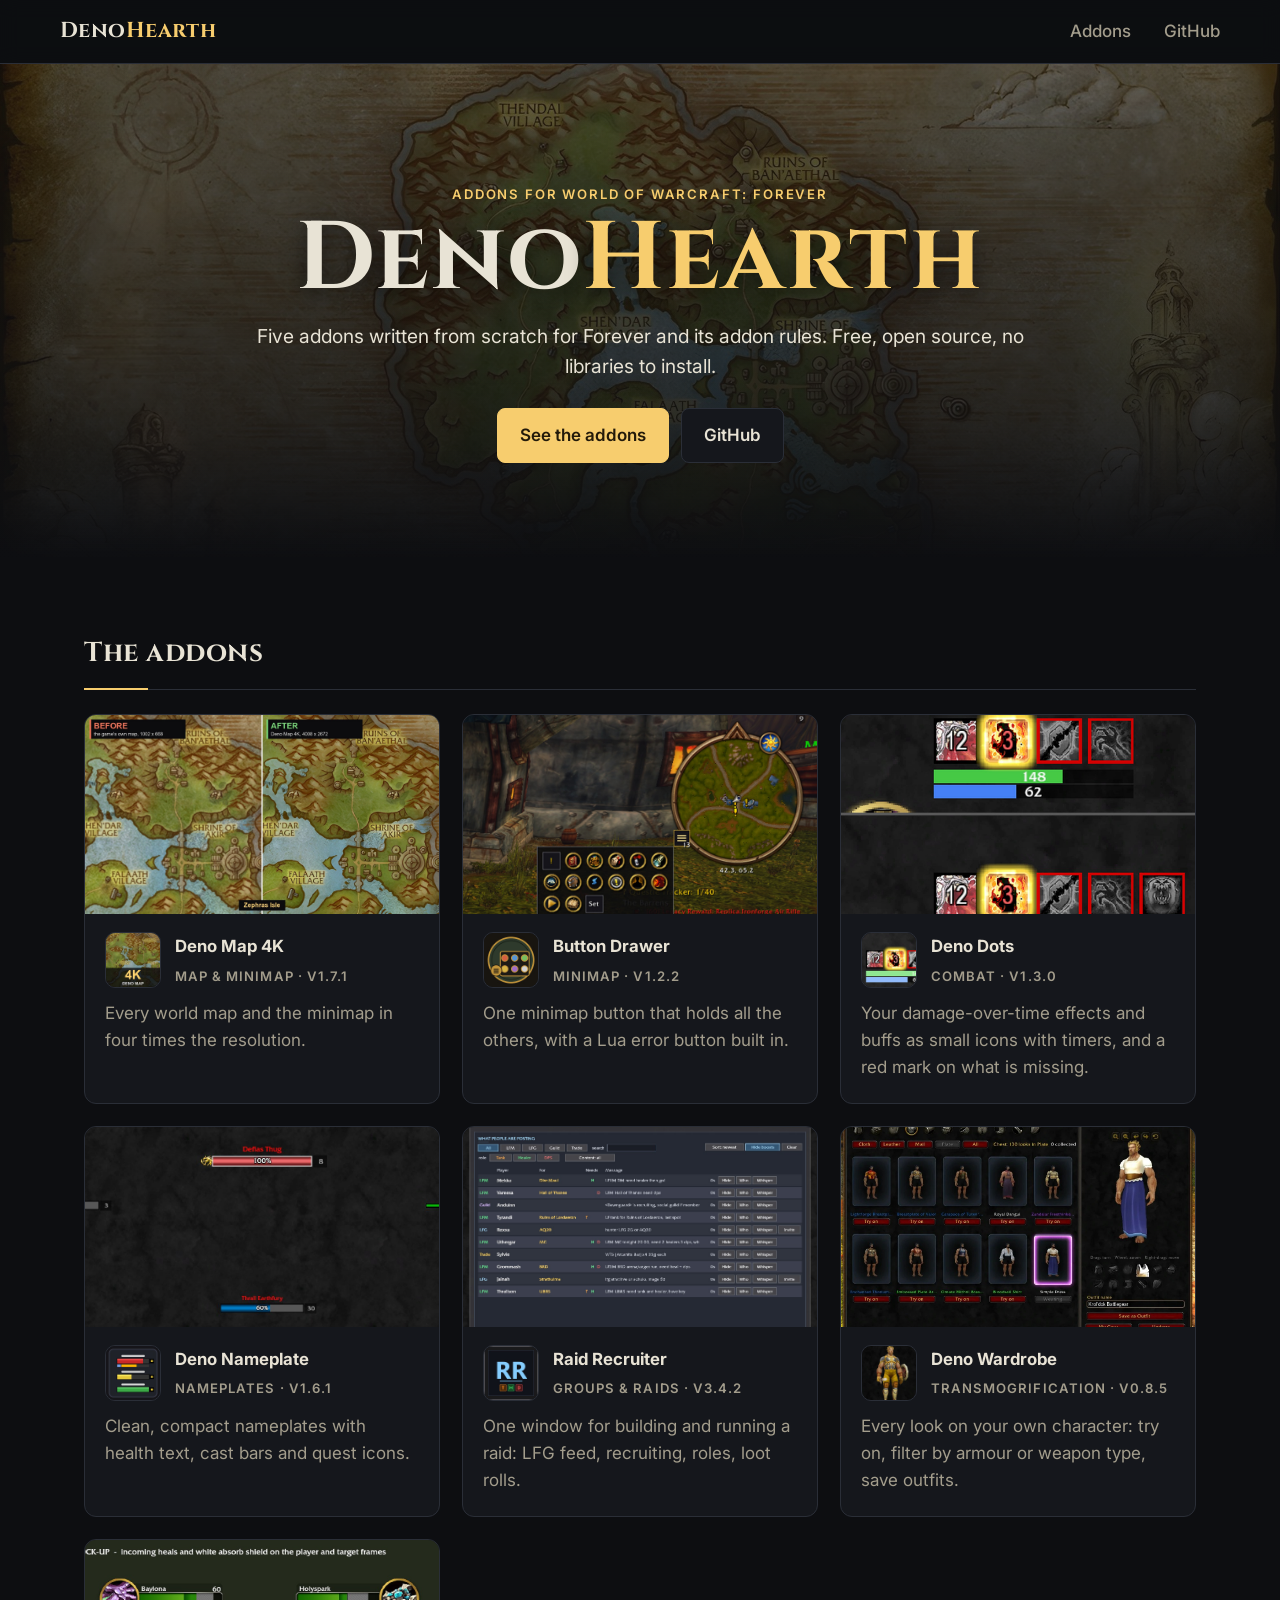
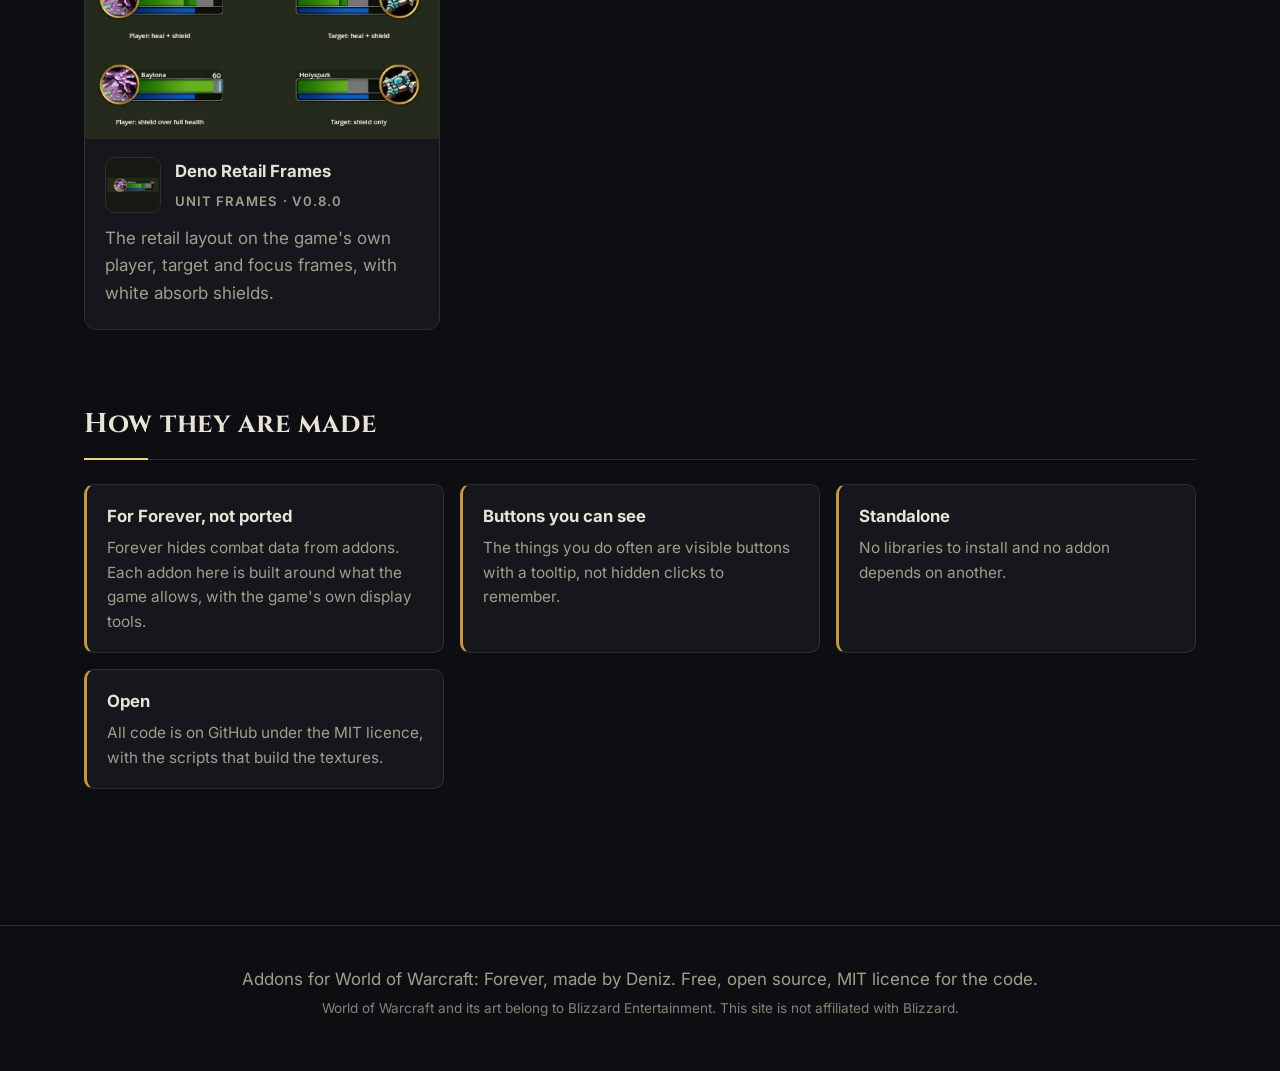
<file: index.html>
<!doctype html>
<html lang="en">
<head>
<meta charset="utf-8">
<meta name="viewport" content="width=device-width, initial-scale=1">
<title>DenoHearth - addons for World of Warcraft: Forever</title>
<meta name="description" content="Five free addons for World of Warcraft: Forever: 4K world map and minimap, minimap button drawer, DoT tracker, nameplates and a raid recruiter.">
<meta property="og:title" content="DenoHearth - addons for World of Warcraft: Forever">
<meta property="og:description" content="Five free addons for World of Warcraft: Forever: 4K world map and minimap, minimap button drawer, DoT tracker, nameplates and a raid recruiter.">
<meta property="og:image" content="https://denohearth.github.io/img/banner.jpg">
<meta name="keywords" content="World of Warcraft Forever addons, WoW Forever addon, Classic Plus addons, 4K world map, HD minimap, nameplates, raid recruiting, DoT tracker, minimap button">
<link rel="preconnect" href="https://fonts.googleapis.com">
<link rel="preconnect" href="https://fonts.gstatic.com" crossorigin>
<link href="https://fonts.googleapis.com/css2?family=Cinzel:wght@600;700&family=Inter:wght@400;500;600&display=swap" rel="stylesheet">
<link rel="stylesheet" href="assets/site.css">
<link rel="icon" href="img/favicon.png">
</head>
<body>
<header class="top">
  <a class="brand" href="index.html">Deno<span>Hearth</span></a>
  <nav>
    <a href="index.html#addons">Addons</a>
    <a href="https://github.com/DenoHearth">GitHub</a>
  </nav>
</header>

<section class="hero">
  <div class="inner">
    <p class="kind">Addons for World of Warcraft: Forever</p>
    <h1>Deno<span>Hearth</span></h1>
    <p class="lead">Five addons written from scratch for Forever and its addon rules. Free, open source, no libraries to install.</p>
    <div class="buttons"><a class="btn primary" href="#addons">See the addons</a><a class="btn" href="https://github.com/DenoHearth">GitHub</a></div>
  </div>
</section>
<main>
  <section id="addons">
    <h2>The addons</h2>
    <div class="cards">
    <a class="card" href="addons/deno-map.html">
      <div class="thumb"><img loading="lazy" src="img/DenoMap-2-ZephrasIsle-before-after.jpg" alt=""></div>
      <div class="meta">
        <img class="logo" src="img/deno-map-logo.jpg" alt="" width="56" height="56">
        <div><h3>Deno Map 4K</h3><p class="kind">Map &amp; minimap · v1.7.1</p></div>
      </div>
      <p>Every world map and the minimap in four times the resolution.</p>
    </a>
    <a class="card" href="addons/button-drawer.html">
      <div class="thumb"><img loading="lazy" src="img/ButtonDrawer-1-drawer-open.jpg" alt=""></div>
      <div class="meta">
        <img class="logo" src="img/button-drawer-logo.jpg" alt="" width="56" height="56">
        <div><h3>Button Drawer</h3><p class="kind">Minimap · v1.2.2</p></div>
      </div>
      <p>One minimap button that holds all the others, with a Lua error button built in.</p>
    </a>
    <a class="card" href="addons/deno-dots.html">
      <div class="thumb"><img loading="lazy" src="img/DenoDots-1-up-and-missing.jpg" alt=""></div>
      <div class="meta">
        <img class="logo" src="img/deno-dots-logo.jpg" alt="" width="56" height="56">
        <div><h3>Deno Dots</h3><p class="kind">Combat · v1.3.0</p></div>
      </div>
      <p>Your damage-over-time effects and buffs as small icons with timers, and a red mark on what is missing.</p>
    </a>
    <a class="card" href="addons/deno-nameplate.html">
      <div class="thumb"><img loading="lazy" src="img/DenoNameplate-1-plates.jpg" alt=""></div>
      <div class="meta">
        <img class="logo" src="img/deno-nameplate-logo.jpg" alt="" width="56" height="56">
        <div><h3>Deno Nameplate</h3><p class="kind">Nameplates · v1.6.1</p></div>
      </div>
      <p>Clean, compact nameplates with health text, cast bars and quest icons.</p>
    </a>
    <a class="card" href="addons/raid-recruiter.html">
      <div class="thumb"><img loading="lazy" src="img/RaidRecruiter-1-lfg-feed.jpg" alt=""></div>
      <div class="meta">
        <img class="logo" src="img/raid-recruiter-logo.jpg" alt="" width="56" height="56">
        <div><h3>Raid Recruiter</h3><p class="kind">Groups &amp; raids · v3.4.2</p></div>
      </div>
      <p>One window for building and running a raid: LFG feed, recruiting, roles, loot rolls.</p>
    </a>
    <a class="card" href="addons/deno-wardrobe.html">
      <div class="thumb"><img loading="lazy" src="img/DenoWardrobe-1-chest-try-on.jpg" alt=""></div>
      <div class="meta">
        <img class="logo" src="img/deno-wardrobe-logo.jpg" alt="" width="56" height="56">
        <div><h3>Deno Wardrobe</h3><p class="kind">Transmogrification · v0.8.5</p></div>
      </div>
      <p>Every look on your own character: try on, filter by armour or weapon type, save outfits.</p>
    </a>
    <a class="card" href="addons/deno-retail-frames.html">
      <div class="thumb"><img loading="lazy" src="img/DenoRetailFrames-1-heals-and-white-shield.jpg" alt=""></div>
      <div class="meta">
        <img class="logo" src="img/deno-retail-frames-logo.jpg" alt="" width="56" height="56">
        <div><h3>Deno Retail Frames</h3><p class="kind">Unit frames · v0.8.0</p></div>
      </div>
      <p>The retail layout on the game&#x27;s own player, target and focus frames, with white absorb shields.</p>
    </a>
    </div>
  </section>
  <section class="about">
    <h2>How they are made</h2>
    <ul class="features">
      <li><h3>For Forever, not ported</h3><p>Forever hides combat data from addons. Each addon here is built around what the game allows, with the game's own display tools.</p></li>
      <li><h3>Buttons you can see</h3><p>The things you do often are visible buttons with a tooltip, not hidden clicks to remember.</p></li>
      <li><h3>Standalone</h3><p>No libraries to install and no addon depends on another.</p></li>
      <li><h3>Open</h3><p>All code is on GitHub under the MIT licence, with the scripts that build the textures.</p></li>
    </ul>
  </section>
</main>

<footer>
  <p>Addons for World of Warcraft: Forever, made by Deniz. Free, open source, MIT licence for the code.</p>
  <p class="small">World of Warcraft and its art belong to Blizzard Entertainment. This site is not affiliated with Blizzard.</p>
</footer>
</body>
</html>
</file>
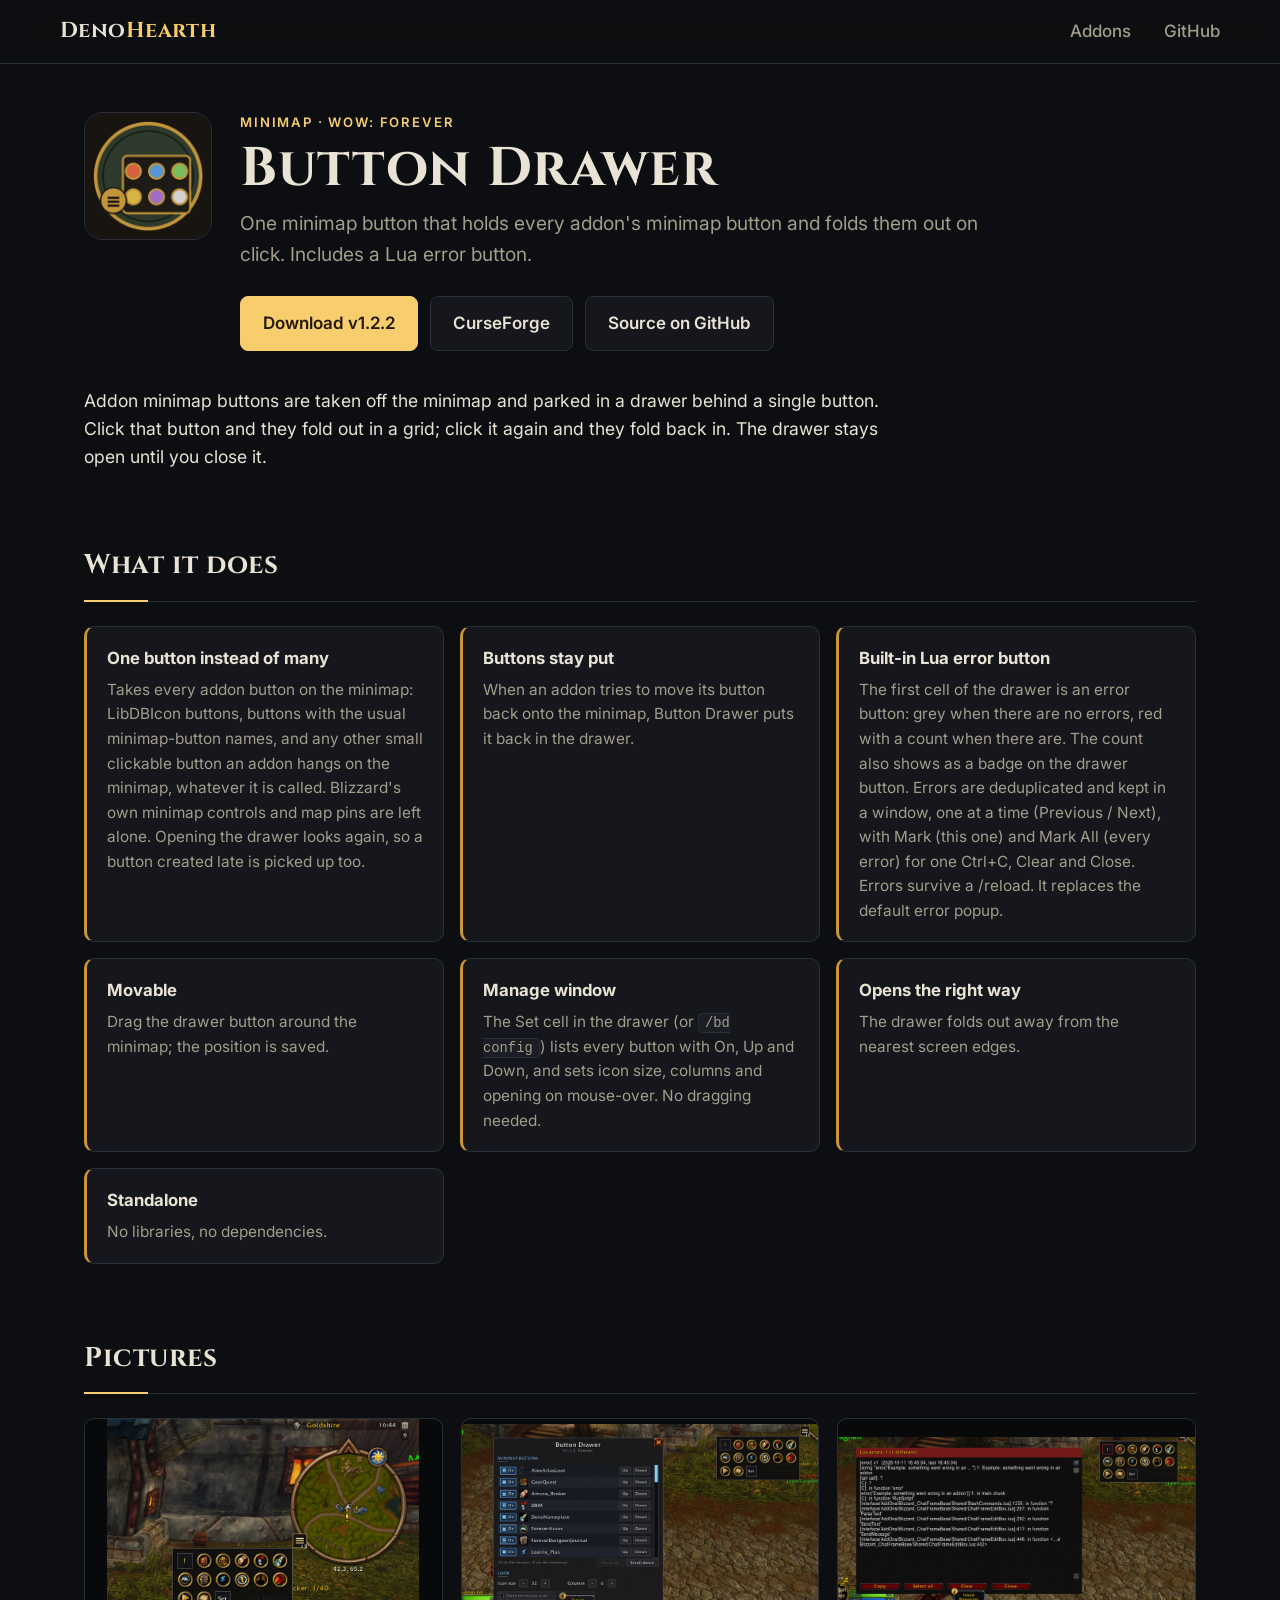
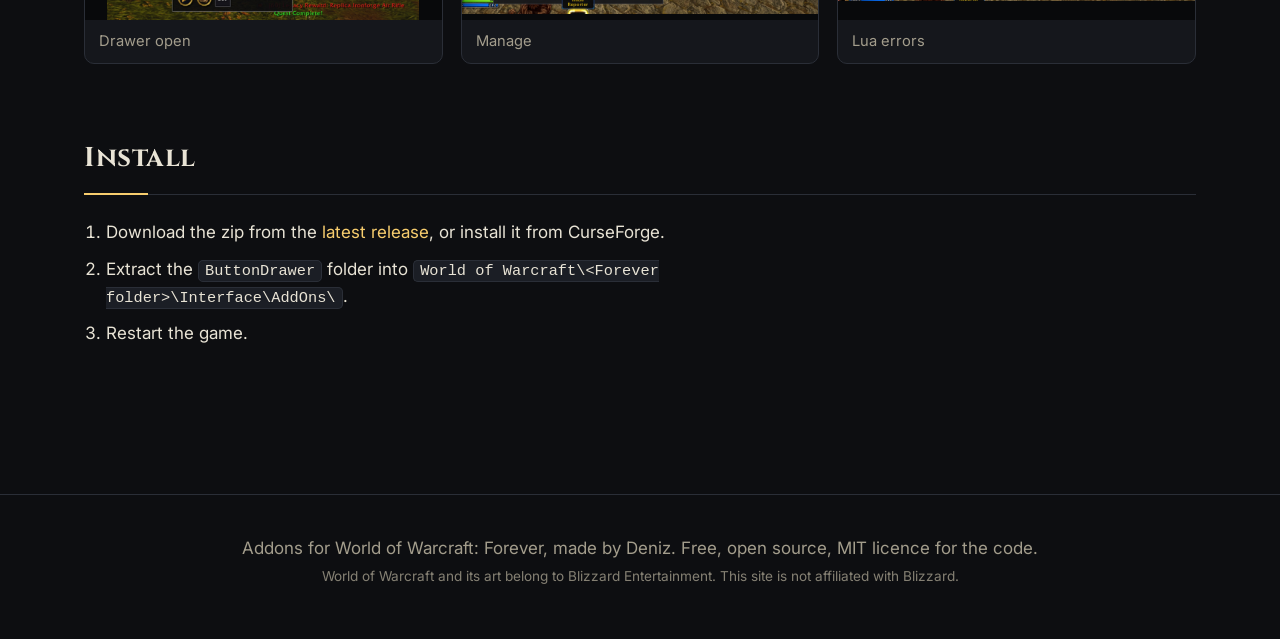
<file: addons/button-drawer.html>
<!doctype html>
<html lang="en">
<head>
<meta charset="utf-8">
<meta name="viewport" content="width=device-width, initial-scale=1">
<title>Button Drawer - addon for WoW: Forever</title>
<meta name="description" content="One minimap button that holds every addon&#x27;s minimap button and folds them out on click. Includes a Lua error button.">
<meta property="og:title" content="Button Drawer - addon for WoW: Forever">
<meta property="og:description" content="One minimap button that holds every addon&#x27;s minimap button and folds them out on click. Includes a Lua error button.">
<meta property="og:image" content="https://denohearth.github.io/img/banner.jpg">
<meta name="keywords" content="World of Warcraft Forever addons, WoW Forever addon, Classic Plus addons, 4K world map, HD minimap, nameplates, raid recruiting, DoT tracker, minimap button">
<link rel="preconnect" href="https://fonts.googleapis.com">
<link rel="preconnect" href="https://fonts.gstatic.com" crossorigin>
<link href="https://fonts.googleapis.com/css2?family=Cinzel:wght@600;700&family=Inter:wght@400;500;600&display=swap" rel="stylesheet">
<link rel="stylesheet" href="../assets/site.css">
<link rel="icon" href="../img/favicon.png">
</head>
<body>
<header class="top">
  <a class="brand" href="../index.html">Deno<span>Hearth</span></a>
  <nav>
    <a href="../index.html#addons">Addons</a>
    <a href="https://github.com/DenoHearth">GitHub</a>
  </nav>
</header>

<main class="addon">
  
  <section class="head">
    <img class="logo" src="../img/button-drawer-logo.jpg" alt="" width="128" height="128">
    <div>
      <p class="kind">Minimap · WoW: Forever</p>
      <h1>Button Drawer</h1>
      <p class="lead">One minimap button that holds every addon&#x27;s minimap button and folds them out on click. Includes a Lua error button.</p>
      <div class="buttons"><a class="btn primary" href="https://github.com/DenoHearth/ButtonDrawer/releases/latest">Download v1.2.2</a><a class="btn" href="https://www.curseforge.com/projects/1728651">CurseForge</a><a class="btn" href="https://github.com/DenoHearth/ButtonDrawer">Source on GitHub</a></div>
    </div>
  </section>
  <p class="intro">Addon minimap buttons are taken off the minimap and parked in a drawer behind a single button. Click that button and they fold out in a grid; click it again and they fold back in. The drawer stays open until you close it.</p>
  <section>
    <h2>What it does</h2>
    <ul class="features"><li><h3>One button instead of many</h3><p>Takes every addon button on the minimap: LibDBIcon buttons, buttons with the usual minimap-button names, and any other small clickable button an addon hangs on the minimap, whatever it is called. Blizzard&#x27;s own minimap controls and map pins are left alone. Opening the drawer looks again, so a button created late is picked up too.</p></li><li><h3>Buttons stay put</h3><p>When an addon tries to move its button back onto the minimap, Button Drawer puts it back in the drawer.</p></li><li><h3>Built-in Lua error button</h3><p>The first cell of the drawer is an error button: grey when there are no errors, red with a count when there are. The count also shows as a badge on the drawer button. Errors are deduplicated and kept in a window, one at a time (Previous / Next), with Mark (this one) and Mark All (every error) for one Ctrl+C, Clear and Close. Errors survive a /reload. It replaces the default error popup.</p></li><li><h3>Movable</h3><p>Drag the drawer button around the minimap; the position is saved.</p></li><li><h3>Manage window</h3><p>The Set cell in the drawer (or <code>/bd config</code>) lists every button with On, Up and Down, and sets icon size, columns and opening on mouse-over. No dragging needed.</p></li><li><h3>Opens the right way</h3><p>The drawer folds out away from the nearest screen edges.</p></li><li><h3>Standalone</h3><p>No libraries, no dependencies.</p></li></ul>
  </section>
  <section>
    <h2>Pictures</h2>
    <div class="gallery"><a class="shot" href="../img/ButtonDrawer-1-drawer-open.jpg"><img loading="lazy" src="../img/ButtonDrawer-1-drawer-open.jpg" width="1680" height="1080" alt="Button Drawer: Drawer open"><span>Drawer open</span></a><a class="shot" href="../img/ButtonDrawer-2-manage.jpg"><img loading="lazy" src="../img/ButtonDrawer-2-manage.jpg" width="1800" height="959" alt="Button Drawer: Manage"><span>Manage</span></a><a class="shot" href="../img/ButtonDrawer-3-lua-errors.jpg"><img loading="lazy" src="../img/ButtonDrawer-3-lua-errors.jpg" width="1800" height="827" alt="Button Drawer: Lua errors"><span>Lua errors</span></a></div>
  </section>
  <section>
    <h2>Install</h2>
    <ol class="steps"><li>Download the zip from the <a href="https://github.com/DenoHearth/ButtonDrawer/releases/latest">latest release</a>, or install it from CurseForge.</li><li>Extract the <code>ButtonDrawer</code> folder into <code>World of Warcraft\&lt;Forever folder&gt;\Interface\AddOns\</code>.</li><li>Restart the game.</li></ol>
  </section>
</main>

<footer>
  <p>Addons for World of Warcraft: Forever, made by Deniz. Free, open source, MIT licence for the code.</p>
  <p class="small">World of Warcraft and its art belong to Blizzard Entertainment. This site is not affiliated with Blizzard.</p>
</footer>
</body>
</html>
</file>
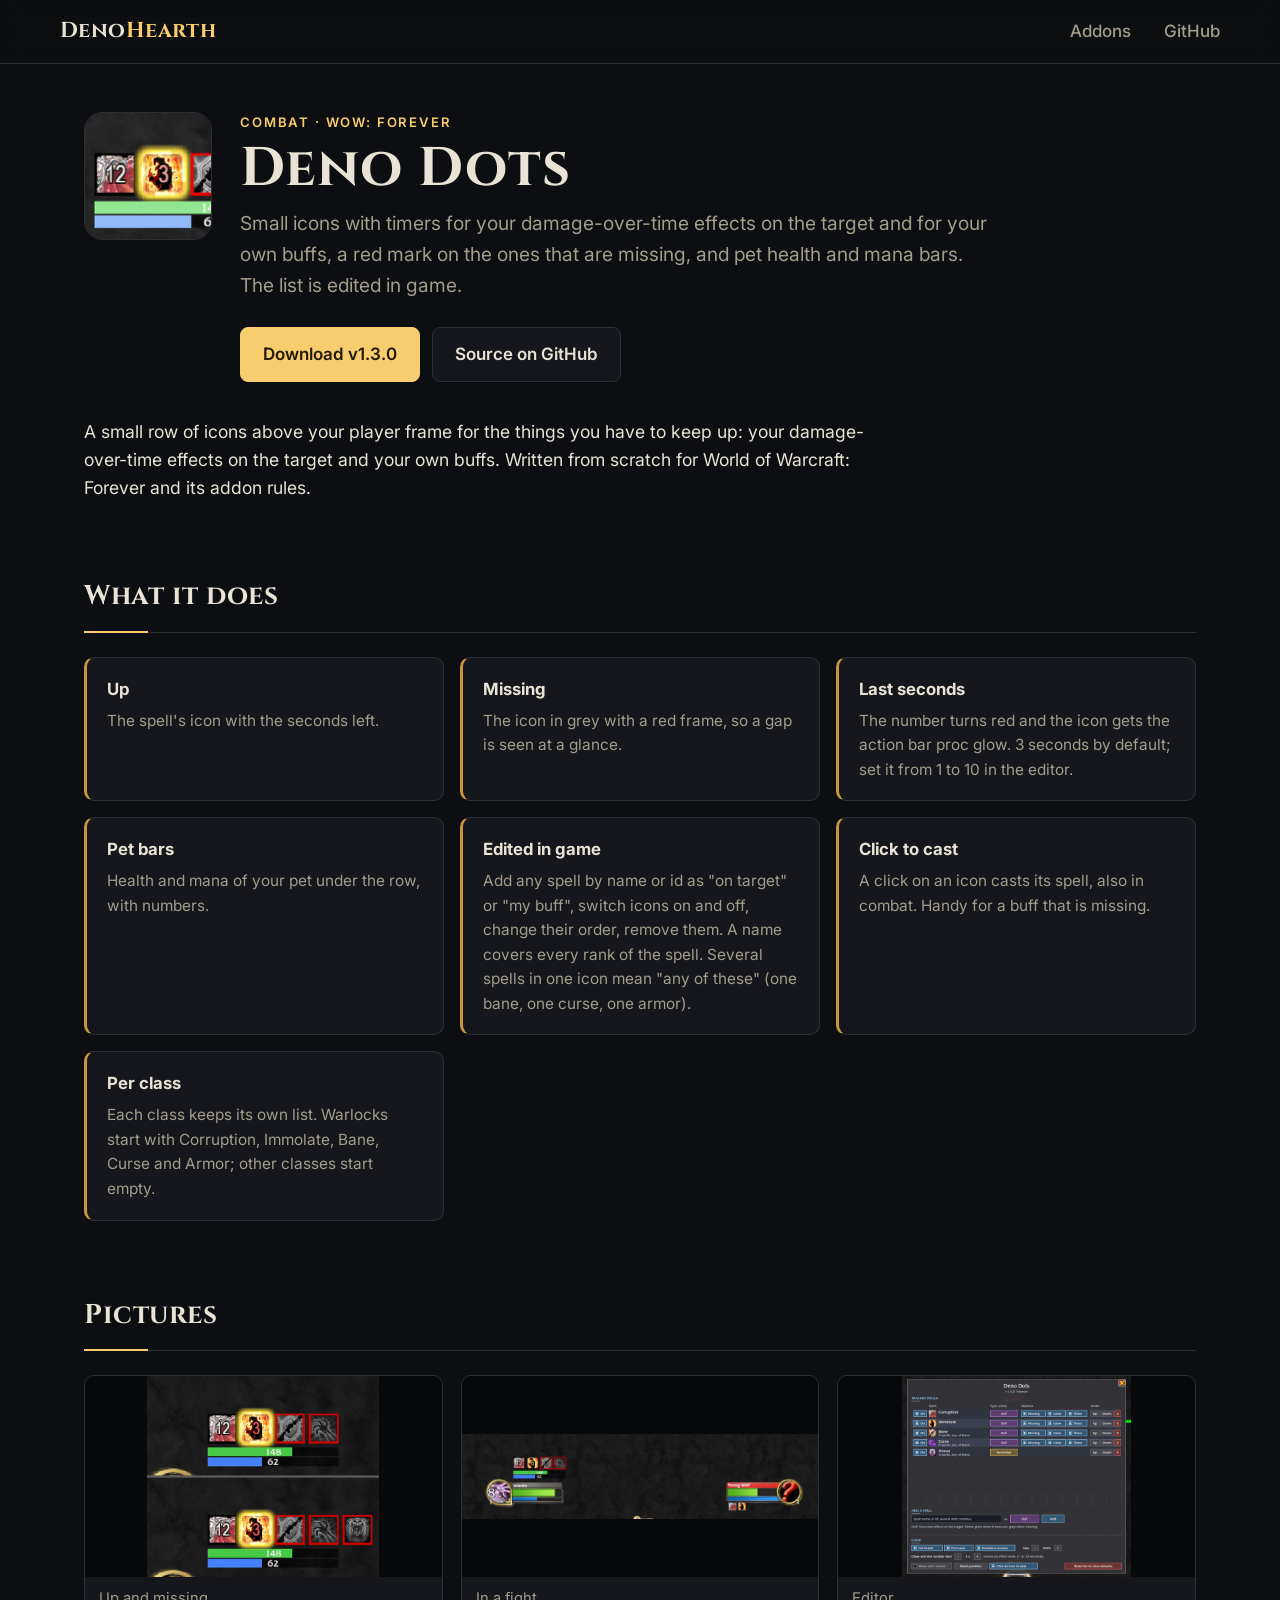
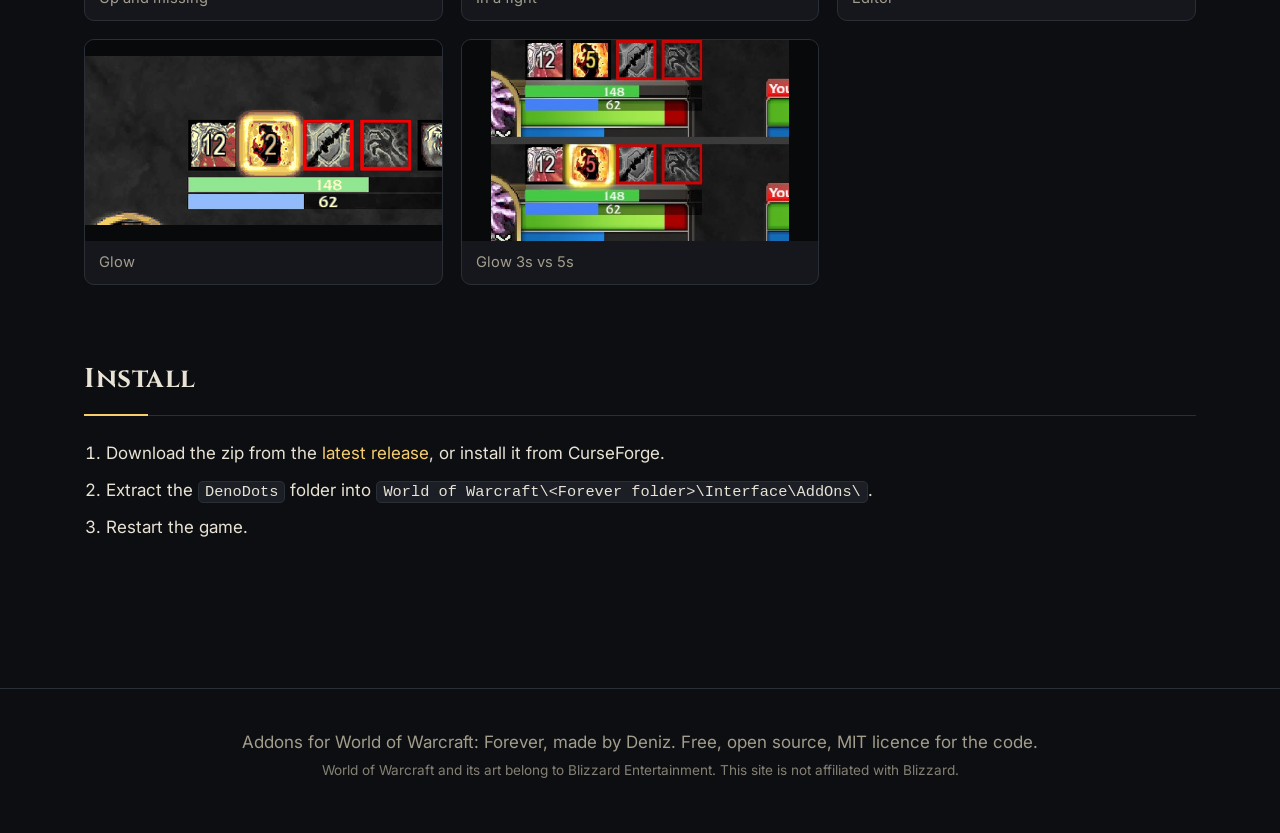
<file: addons/deno-dots.html>
<!doctype html>
<html lang="en">
<head>
<meta charset="utf-8">
<meta name="viewport" content="width=device-width, initial-scale=1">
<title>Deno Dots - addon for WoW: Forever</title>
<meta name="description" content="Small icons with timers for your damage-over-time effects on the target and for your own buffs, a red mark on the ones that are missing, and pet health and mana bars. The list is edited in game.">
<meta property="og:title" content="Deno Dots - addon for WoW: Forever">
<meta property="og:description" content="Small icons with timers for your damage-over-time effects on the target and for your own buffs, a red mark on the ones that are missing, and pet health and mana bars. The list is edited in game.">
<meta property="og:image" content="https://denohearth.github.io/img/banner.jpg">
<meta name="keywords" content="World of Warcraft Forever addons, WoW Forever addon, Classic Plus addons, 4K world map, HD minimap, nameplates, raid recruiting, DoT tracker, minimap button">
<link rel="preconnect" href="https://fonts.googleapis.com">
<link rel="preconnect" href="https://fonts.gstatic.com" crossorigin>
<link href="https://fonts.googleapis.com/css2?family=Cinzel:wght@600;700&family=Inter:wght@400;500;600&display=swap" rel="stylesheet">
<link rel="stylesheet" href="../assets/site.css">
<link rel="icon" href="../img/favicon.png">
</head>
<body>
<header class="top">
  <a class="brand" href="../index.html">Deno<span>Hearth</span></a>
  <nav>
    <a href="../index.html#addons">Addons</a>
    <a href="https://github.com/DenoHearth">GitHub</a>
  </nav>
</header>

<main class="addon">
  
  <section class="head">
    <img class="logo" src="../img/deno-dots-logo.jpg" alt="" width="128" height="128">
    <div>
      <p class="kind">Combat · WoW: Forever</p>
      <h1>Deno Dots</h1>
      <p class="lead">Small icons with timers for your damage-over-time effects on the target and for your own buffs, a red mark on the ones that are missing, and pet health and mana bars. The list is edited in game.</p>
      <div class="buttons"><a class="btn primary" href="https://github.com/DenoHearth/DenoDots/releases/latest">Download v1.3.0</a><a class="btn" href="https://github.com/DenoHearth/DenoDots">Source on GitHub</a></div>
    </div>
  </section>
  <p class="intro">A small row of icons above your player frame for the things you have to keep up: your damage-over-time effects on the target and your own buffs. Written from scratch for World of Warcraft: Forever and its addon rules.</p>
  <section>
    <h2>What it does</h2>
    <ul class="features"><li><h3>Up</h3><p>The spell&#x27;s icon with the seconds left.</p></li><li><h3>Missing</h3><p>The icon in grey with a red frame, so a gap is seen at a glance.</p></li><li><h3>Last seconds</h3><p>The number turns red and the icon gets the action bar proc glow. 3 seconds by default; set it from 1 to 10 in the editor.</p></li><li><h3>Pet bars</h3><p>Health and mana of your pet under the row, with numbers.</p></li><li><h3>Edited in game</h3><p>Add any spell by name or id as &quot;on target&quot; or &quot;my buff&quot;, switch icons on and off, change their order, remove them. A name covers every rank of the spell. Several spells in one icon mean &quot;any of these&quot; (one bane, one curse, one armor).</p></li><li><h3>Click to cast</h3><p>A click on an icon casts its spell, also in combat. Handy for a buff that is missing.</p></li><li><h3>Per class</h3><p>Each class keeps its own list. Warlocks start with Corruption, Immolate, Bane, Curse and Armor; other classes start empty.</p></li></ul>
  </section>
  <section>
    <h2>Pictures</h2>
    <div class="gallery"><a class="shot" href="../img/DenoDots-1-up-and-missing.jpg"><img loading="lazy" src="../img/DenoDots-1-up-and-missing.jpg" width="1260" height="1090" alt="Deno Dots: Up and missing"><span>Up and missing</span></a><a class="shot" href="../img/DenoDots-2-in-a-fight.jpg"><img loading="lazy" src="../img/DenoDots-2-in-a-fight.jpg" width="1600" height="380" alt="Deno Dots: In a fight"><span>In a fight</span></a><a class="shot" href="../img/DenoDots-3-editor.jpg"><img loading="lazy" src="../img/DenoDots-3-editor.jpg" width="1280" height="1120" alt="Deno Dots: Editor"><span>Editor</span></a><a class="shot" href="../img/DenoDots-4-glow-small.gif"><img loading="lazy" src="../img/DenoDots-4-glow-small.gif" width="684" height="324" alt="Deno Dots: Glow"><span>Glow</span></a><a class="shot" href="../img/DenoDots-5-glow-3s-vs-5s.jpg"><img loading="lazy" src="../img/DenoDots-5-glow-3s-vs-5s.jpg" width="400" height="270" alt="Deno Dots: Glow 3s vs 5s"><span>Glow 3s vs 5s</span></a></div>
  </section>
  <section>
    <h2>Install</h2>
    <ol class="steps"><li>Download the zip from the <a href="https://github.com/DenoHearth/DenoDots/releases/latest">latest release</a>, or install it from CurseForge.</li><li>Extract the <code>DenoDots</code> folder into <code>World of Warcraft\&lt;Forever folder&gt;\Interface\AddOns\</code>.</li><li>Restart the game.</li></ol>
  </section>
</main>

<footer>
  <p>Addons for World of Warcraft: Forever, made by Deniz. Free, open source, MIT licence for the code.</p>
  <p class="small">World of Warcraft and its art belong to Blizzard Entertainment. This site is not affiliated with Blizzard.</p>
</footer>
</body>
</html>
</file>
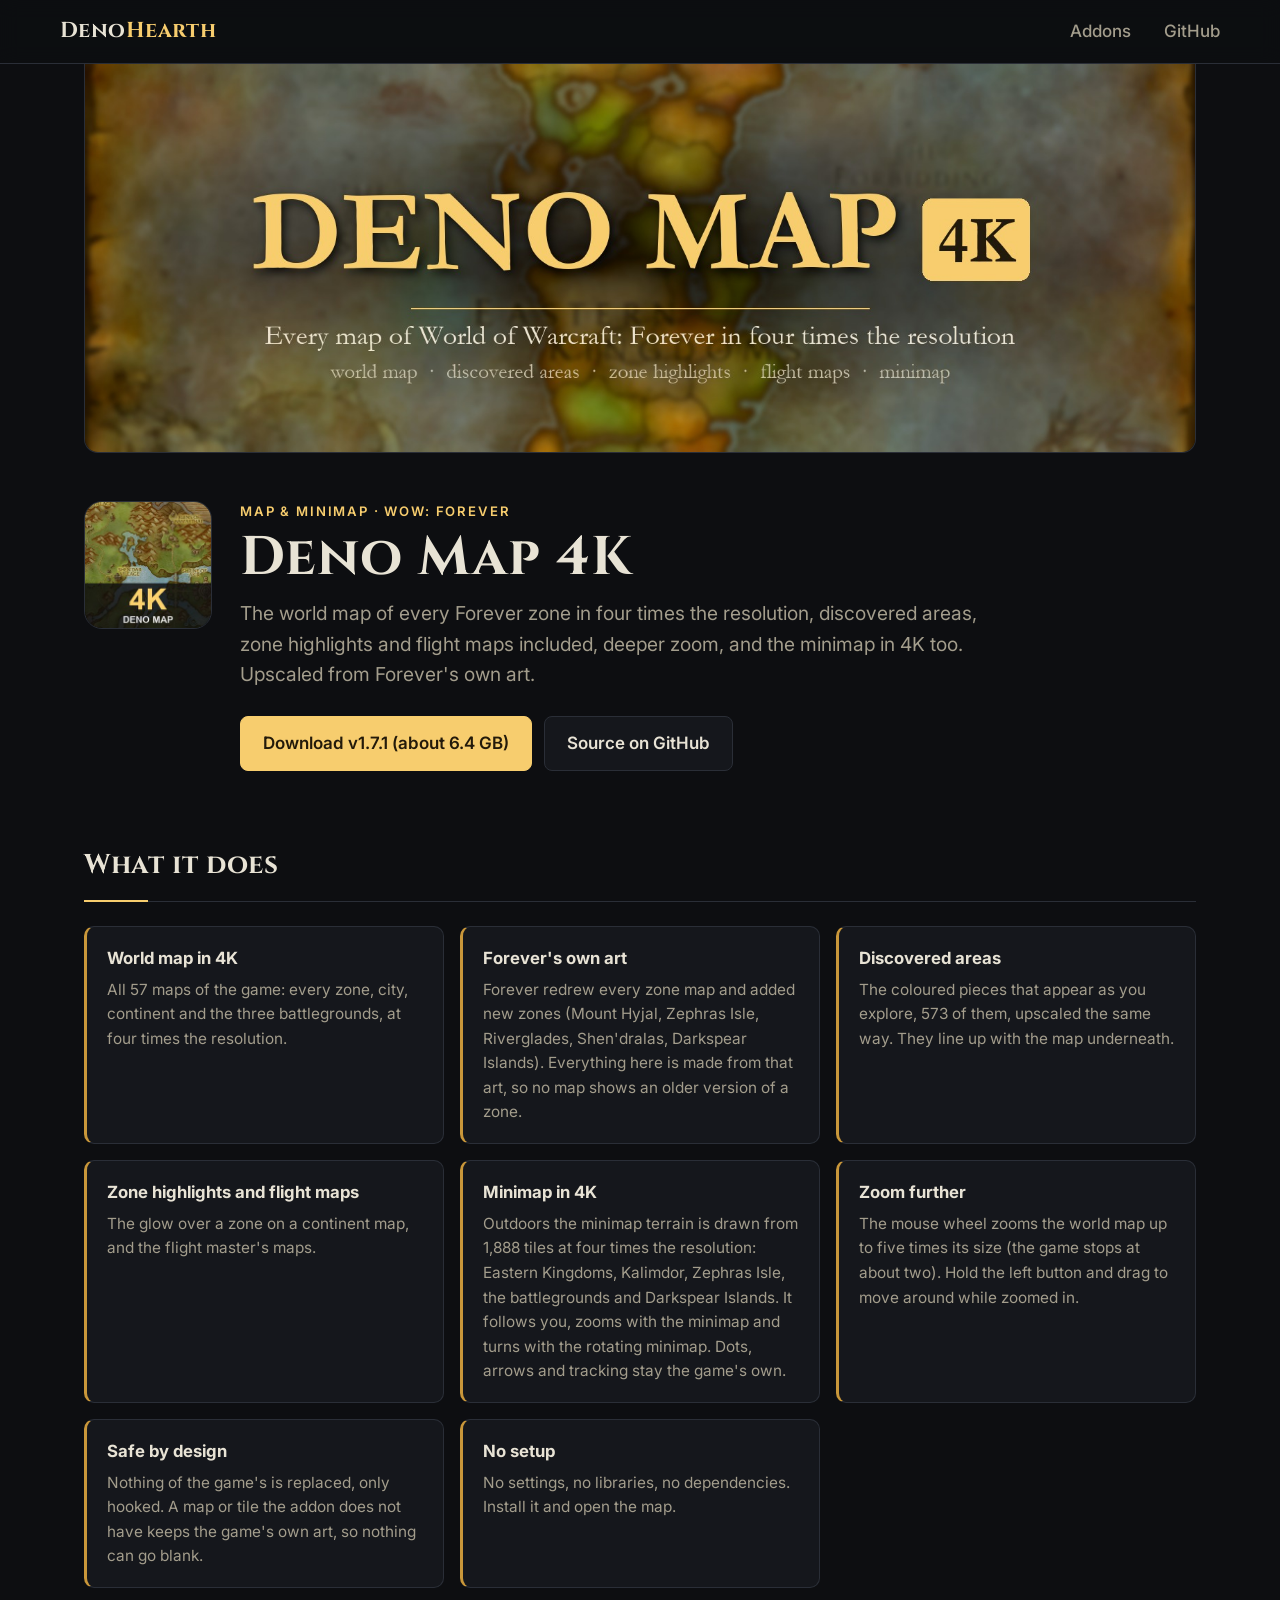
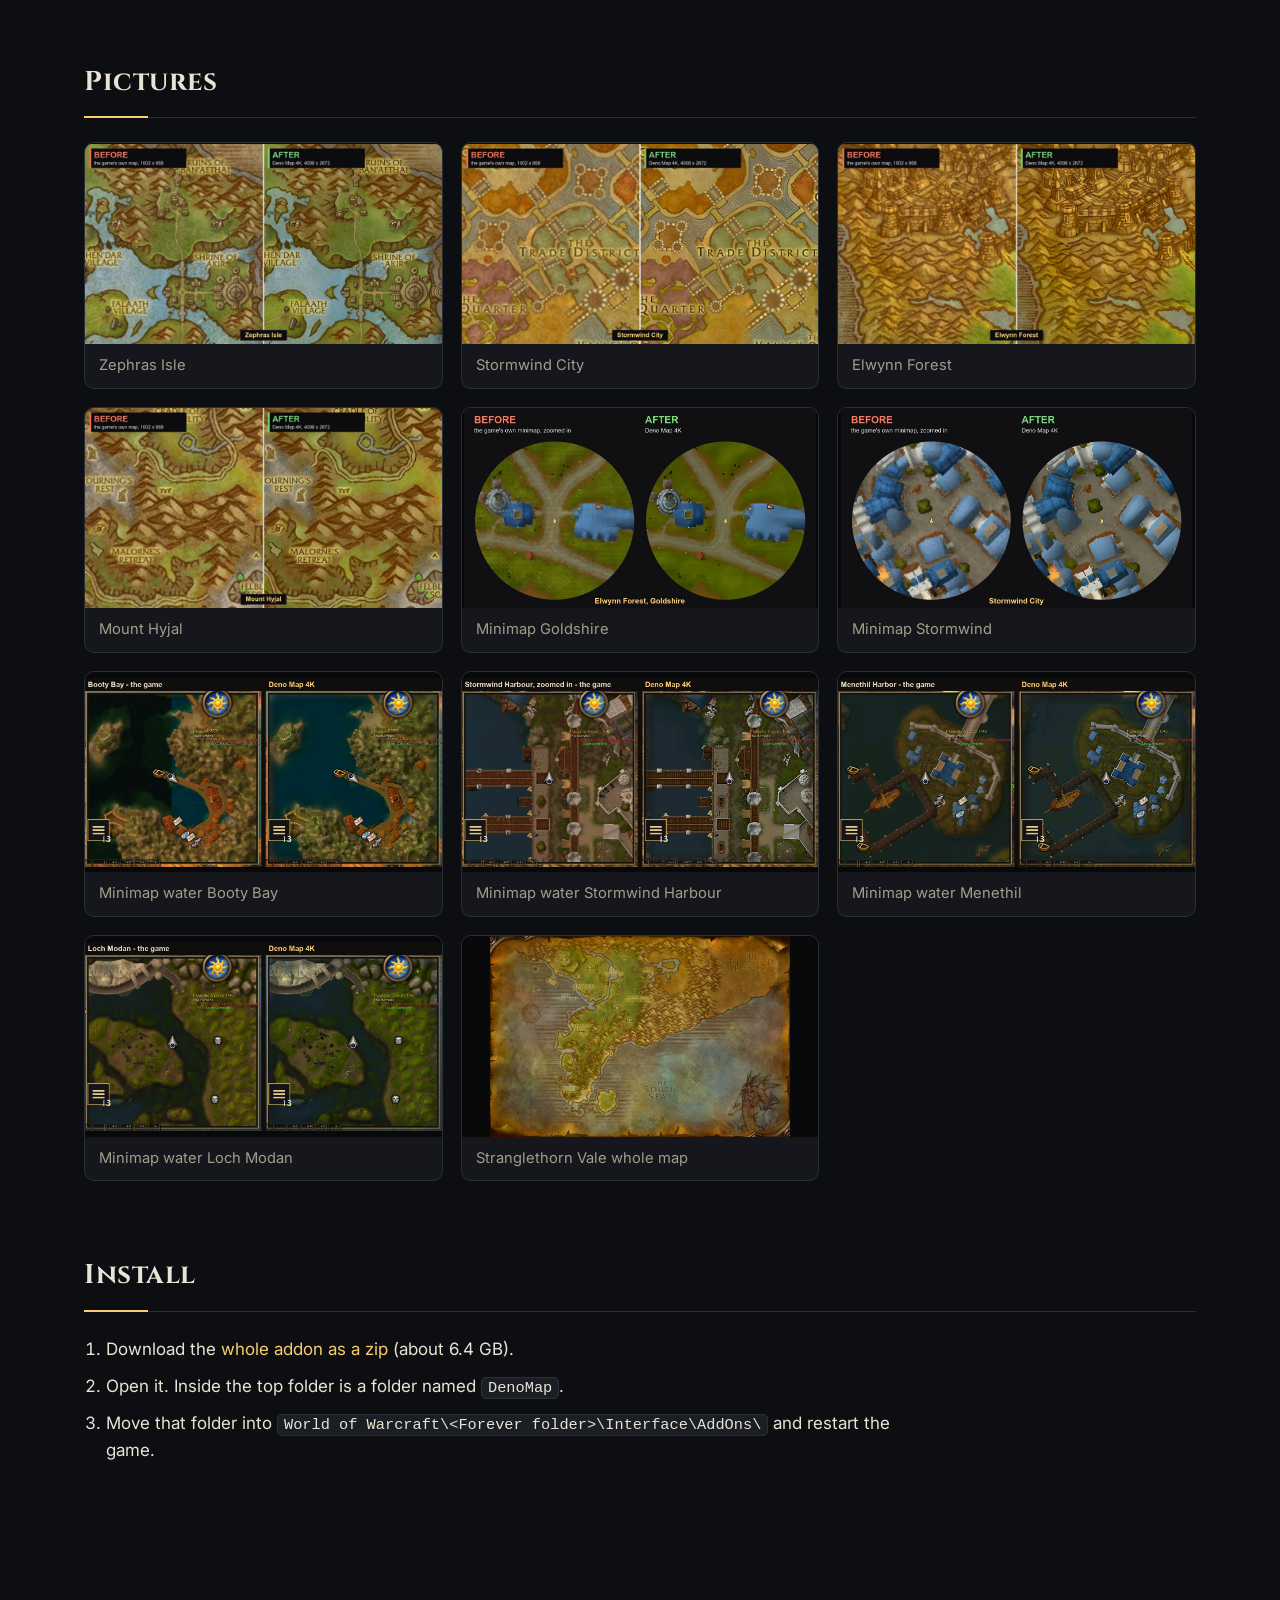
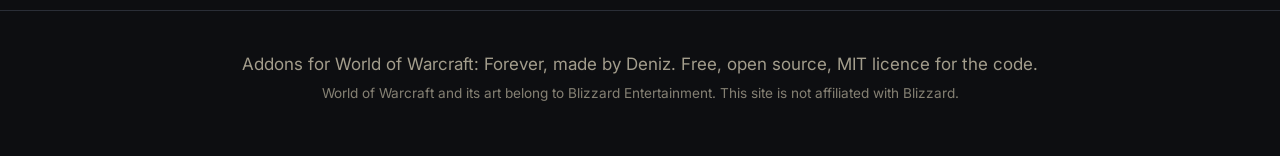
<file: addons/deno-map.html>
<!doctype html>
<html lang="en">
<head>
<meta charset="utf-8">
<meta name="viewport" content="width=device-width, initial-scale=1">
<title>Deno Map 4K - addon for WoW: Forever</title>
<meta name="description" content="The world map of every Forever zone in four times the resolution, discovered areas, zone highlights and flight maps included, deeper zoom, and the minimap in 4K too. Upscaled from Forever&#x27;s own art.">
<meta property="og:title" content="Deno Map 4K - addon for WoW: Forever">
<meta property="og:description" content="The world map of every Forever zone in four times the resolution, discovered areas, zone highlights and flight maps included, deeper zoom, and the minimap in 4K too. Upscaled from Forever&#x27;s own art.">
<meta property="og:image" content="https://denohearth.github.io/img/banner.jpg">
<meta name="keywords" content="World of Warcraft Forever addons, WoW Forever addon, Classic Plus addons, 4K world map, HD minimap, nameplates, raid recruiting, DoT tracker, minimap button">
<link rel="preconnect" href="https://fonts.googleapis.com">
<link rel="preconnect" href="https://fonts.gstatic.com" crossorigin>
<link href="https://fonts.googleapis.com/css2?family=Cinzel:wght@600;700&family=Inter:wght@400;500;600&display=swap" rel="stylesheet">
<link rel="stylesheet" href="../assets/site.css">
<link rel="icon" href="../img/favicon.png">
</head>
<body>
<header class="top">
  <a class="brand" href="../index.html">Deno<span>Hearth</span></a>
  <nav>
    <a href="../index.html#addons">Addons</a>
    <a href="https://github.com/DenoHearth">GitHub</a>
  </nav>
</header>

<main class="addon">
  <img class="wide" src="../img/banner.jpg" alt="">
  <section class="head">
    <img class="logo" src="../img/deno-map-logo.jpg" alt="" width="128" height="128">
    <div>
      <p class="kind">Map &amp; minimap · WoW: Forever</p>
      <h1>Deno Map 4K</h1>
      <p class="lead">The world map of every Forever zone in four times the resolution, discovered areas, zone highlights and flight maps included, deeper zoom, and the minimap in 4K too. Upscaled from Forever&#x27;s own art.</p>
      <div class="buttons"><a class="btn primary" href="https://github.com/DenoHearth/DenoMap/archive/refs/heads/main.zip">Download v1.7.1 (about 6.4 GB)</a><a class="btn" href="https://github.com/DenoHearth/DenoMap">Source on GitHub</a></div>
    </div>
  </section>
  
  <section>
    <h2>What it does</h2>
    <ul class="features"><li><h3>World map in 4K</h3><p>All 57 maps of the game: every zone, city, continent and the three battlegrounds, at four times the resolution.</p></li><li><h3>Forever&#x27;s own art</h3><p>Forever redrew every zone map and added new zones (Mount Hyjal, Zephras Isle, Riverglades, Shen&#x27;dralas, Darkspear Islands). Everything here is made from that art, so no map shows an older version of a zone.</p></li><li><h3>Discovered areas</h3><p>The coloured pieces that appear as you explore, 573 of them, upscaled the same way. They line up with the map underneath.</p></li><li><h3>Zone highlights and flight maps</h3><p>The glow over a zone on a continent map, and the flight master&#x27;s maps.</p></li><li><h3>Minimap in 4K</h3><p>Outdoors the minimap terrain is drawn from 1,888 tiles at four times the resolution: Eastern Kingdoms, Kalimdor, Zephras Isle, the battlegrounds and Darkspear Islands. It follows you, zooms with the minimap and turns with the rotating minimap. Dots, arrows and tracking stay the game&#x27;s own.</p></li><li><h3>Zoom further</h3><p>The mouse wheel zooms the world map up to five times its size (the game stops at about two). Hold the left button and drag to move around while zoomed in.</p></li><li><h3>Safe by design</h3><p>Nothing of the game&#x27;s is replaced, only hooked. A map or tile the addon does not have keeps the game&#x27;s own art, so nothing can go blank.</p></li><li><h3>No setup</h3><p>No settings, no libraries, no dependencies. Install it and open the map.</p></li></ul>
  </section>
  <section>
    <h2>Pictures</h2>
    <div class="gallery"><a class="shot" href="../img/DenoMap-2-ZephrasIsle-before-after.jpg"><img loading="lazy" src="../img/DenoMap-2-ZephrasIsle-before-after.jpg" width="1800" height="1012" alt="Deno Map 4K: Zephras Isle"><span>Zephras Isle</span></a><a class="shot" href="../img/DenoMap-5-StormwindCity-before-after.jpg"><img loading="lazy" src="../img/DenoMap-5-StormwindCity-before-after.jpg" width="1800" height="1012" alt="Deno Map 4K: Stormwind City"><span>Stormwind City</span></a><a class="shot" href="../img/DenoMap-1-ElwynnForest-before-after.jpg"><img loading="lazy" src="../img/DenoMap-1-ElwynnForest-before-after.jpg" width="1800" height="1012" alt="Deno Map 4K: Elwynn Forest"><span>Elwynn Forest</span></a><a class="shot" href="../img/DenoMap-4-MountHyjal-before-after.jpg"><img loading="lazy" src="../img/DenoMap-4-MountHyjal-before-after.jpg" width="1800" height="1012" alt="Deno Map 4K: Mount Hyjal"><span>Mount Hyjal</span></a><a class="shot" href="../img/DenoMap-11-minimap-Goldshire-before-after.jpg"><img loading="lazy" src="../img/DenoMap-11-minimap-Goldshire-before-after.jpg" width="1400" height="800" alt="Deno Map 4K: Minimap Goldshire"><span>Minimap Goldshire</span></a><a class="shot" href="../img/DenoMap-10-minimap-Stormwind-before-after.jpg"><img loading="lazy" src="../img/DenoMap-10-minimap-Stormwind-before-after.jpg" width="1400" height="800" alt="Deno Map 4K: Minimap Stormwind"><span>Minimap Stormwind</span></a><a class="shot" href="../img/DenoMap-14-minimap-water-BootyBay-before-after.jpg"><img loading="lazy" src="../img/DenoMap-14-minimap-water-BootyBay-before-after.jpg" width="1266" height="671" alt="Deno Map 4K: Minimap water Booty Bay"><span>Minimap water Booty Bay</span></a><a class="shot" href="../img/DenoMap-15-minimap-water-StormwindHarbour-before-after.jpg"><img loading="lazy" src="../img/DenoMap-15-minimap-water-StormwindHarbour-before-after.jpg" width="1266" height="671" alt="Deno Map 4K: Minimap water Stormwind Harbour"><span>Minimap water Stormwind Harbour</span></a><a class="shot" href="../img/DenoMap-16-minimap-water-Menethil-before-after.jpg"><img loading="lazy" src="../img/DenoMap-16-minimap-water-Menethil-before-after.jpg" width="1266" height="671" alt="Deno Map 4K: Minimap water Menethil"><span>Minimap water Menethil</span></a><a class="shot" href="../img/DenoMap-17-minimap-water-LochModan-before-after.jpg"><img loading="lazy" src="../img/DenoMap-17-minimap-water-LochModan-before-after.jpg" width="1266" height="671" alt="Deno Map 4K: Minimap water Loch Modan"><span>Minimap water Loch Modan</span></a><a class="shot" href="../img/DenoMap-13-StranglethornVale-whole-map.jpg"><img loading="lazy" src="../img/DenoMap-13-StranglethornVale-whole-map.jpg" width="1800" height="1200" alt="Deno Map 4K: Stranglethorn Vale whole map"><span>Stranglethorn Vale whole map</span></a></div>
  </section>
  <section>
    <h2>Install</h2>
    <ol class="steps"><li>Download the <a href="https://github.com/DenoHearth/DenoMap/archive/refs/heads/main.zip">whole addon as a zip</a> (about 6.4 GB).</li><li>Open it. Inside the top folder is a folder named <code>DenoMap</code>.</li><li>Move that folder into <code>World of Warcraft\&lt;Forever folder&gt;\Interface\AddOns\</code> and restart the game.</li></ol>
  </section>
</main>

<footer>
  <p>Addons for World of Warcraft: Forever, made by Deniz. Free, open source, MIT licence for the code.</p>
  <p class="small">World of Warcraft and its art belong to Blizzard Entertainment. This site is not affiliated with Blizzard.</p>
</footer>
</body>
</html>
</file>
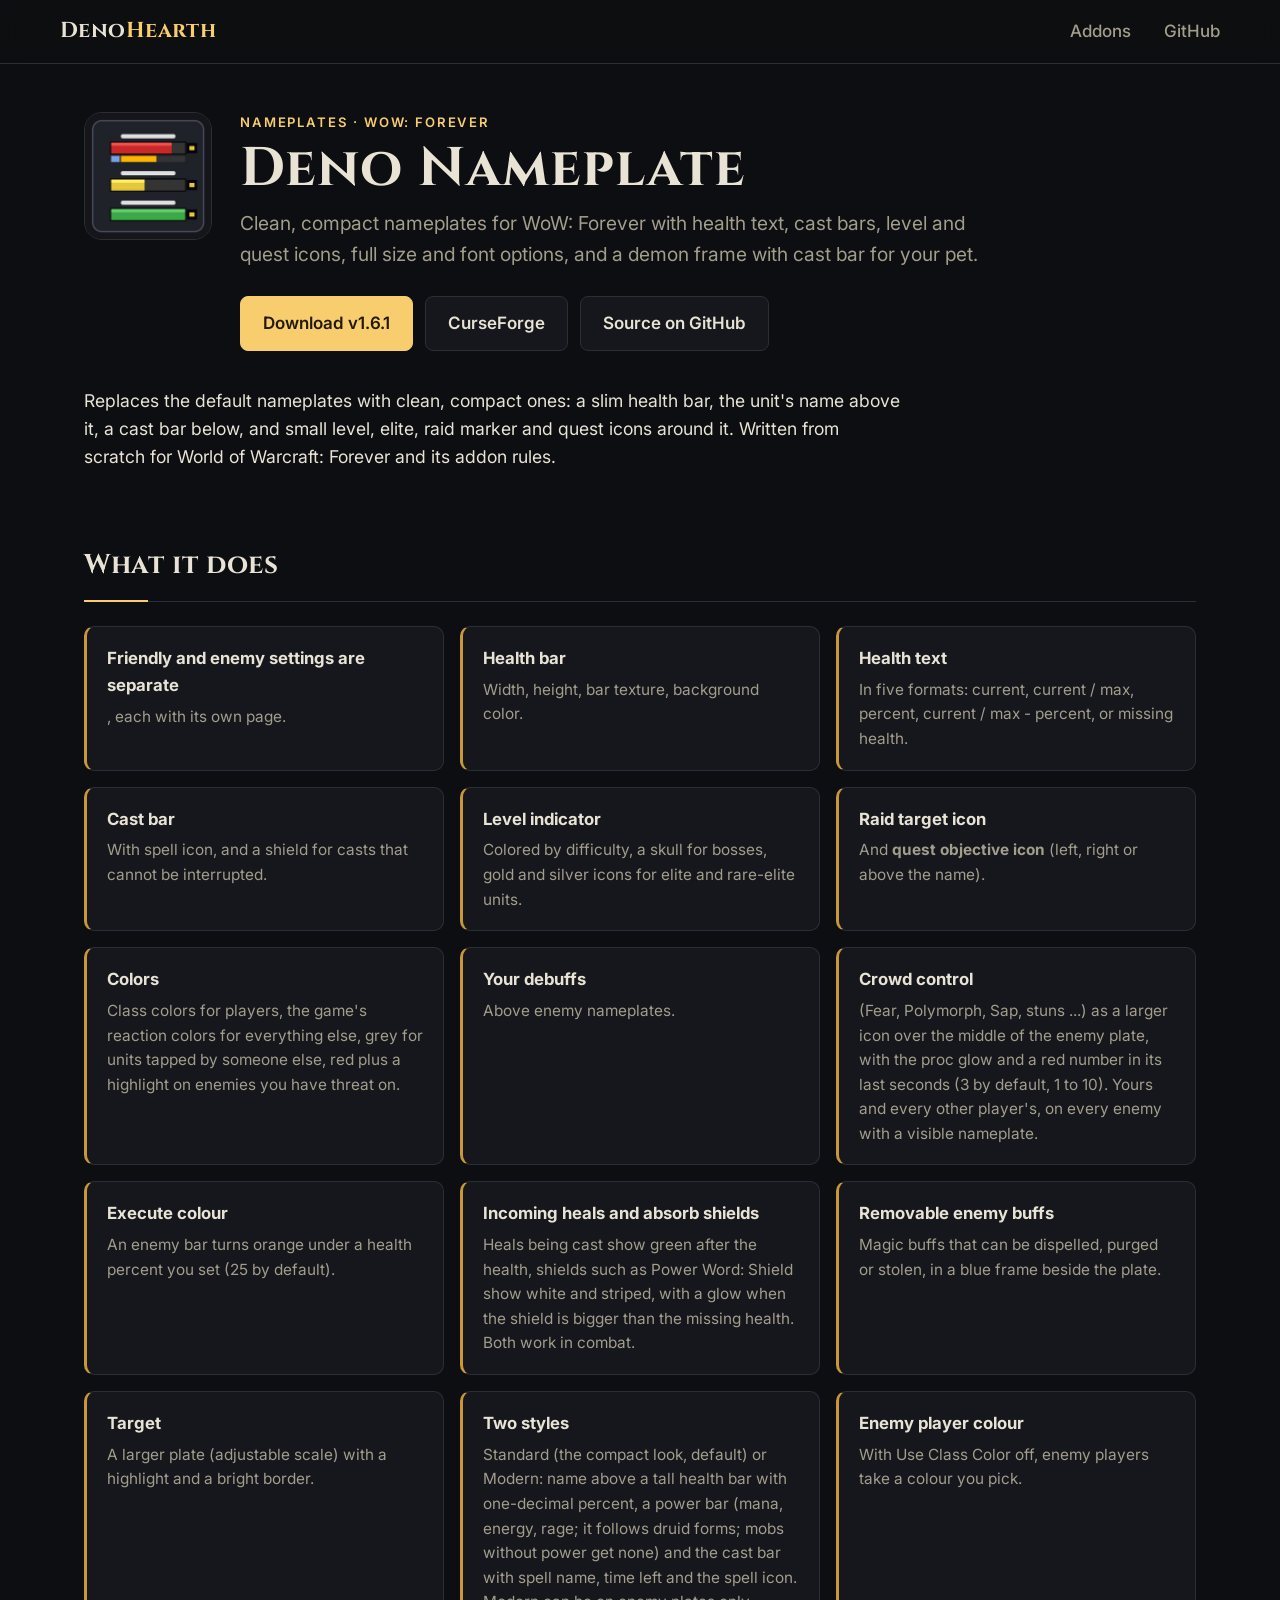
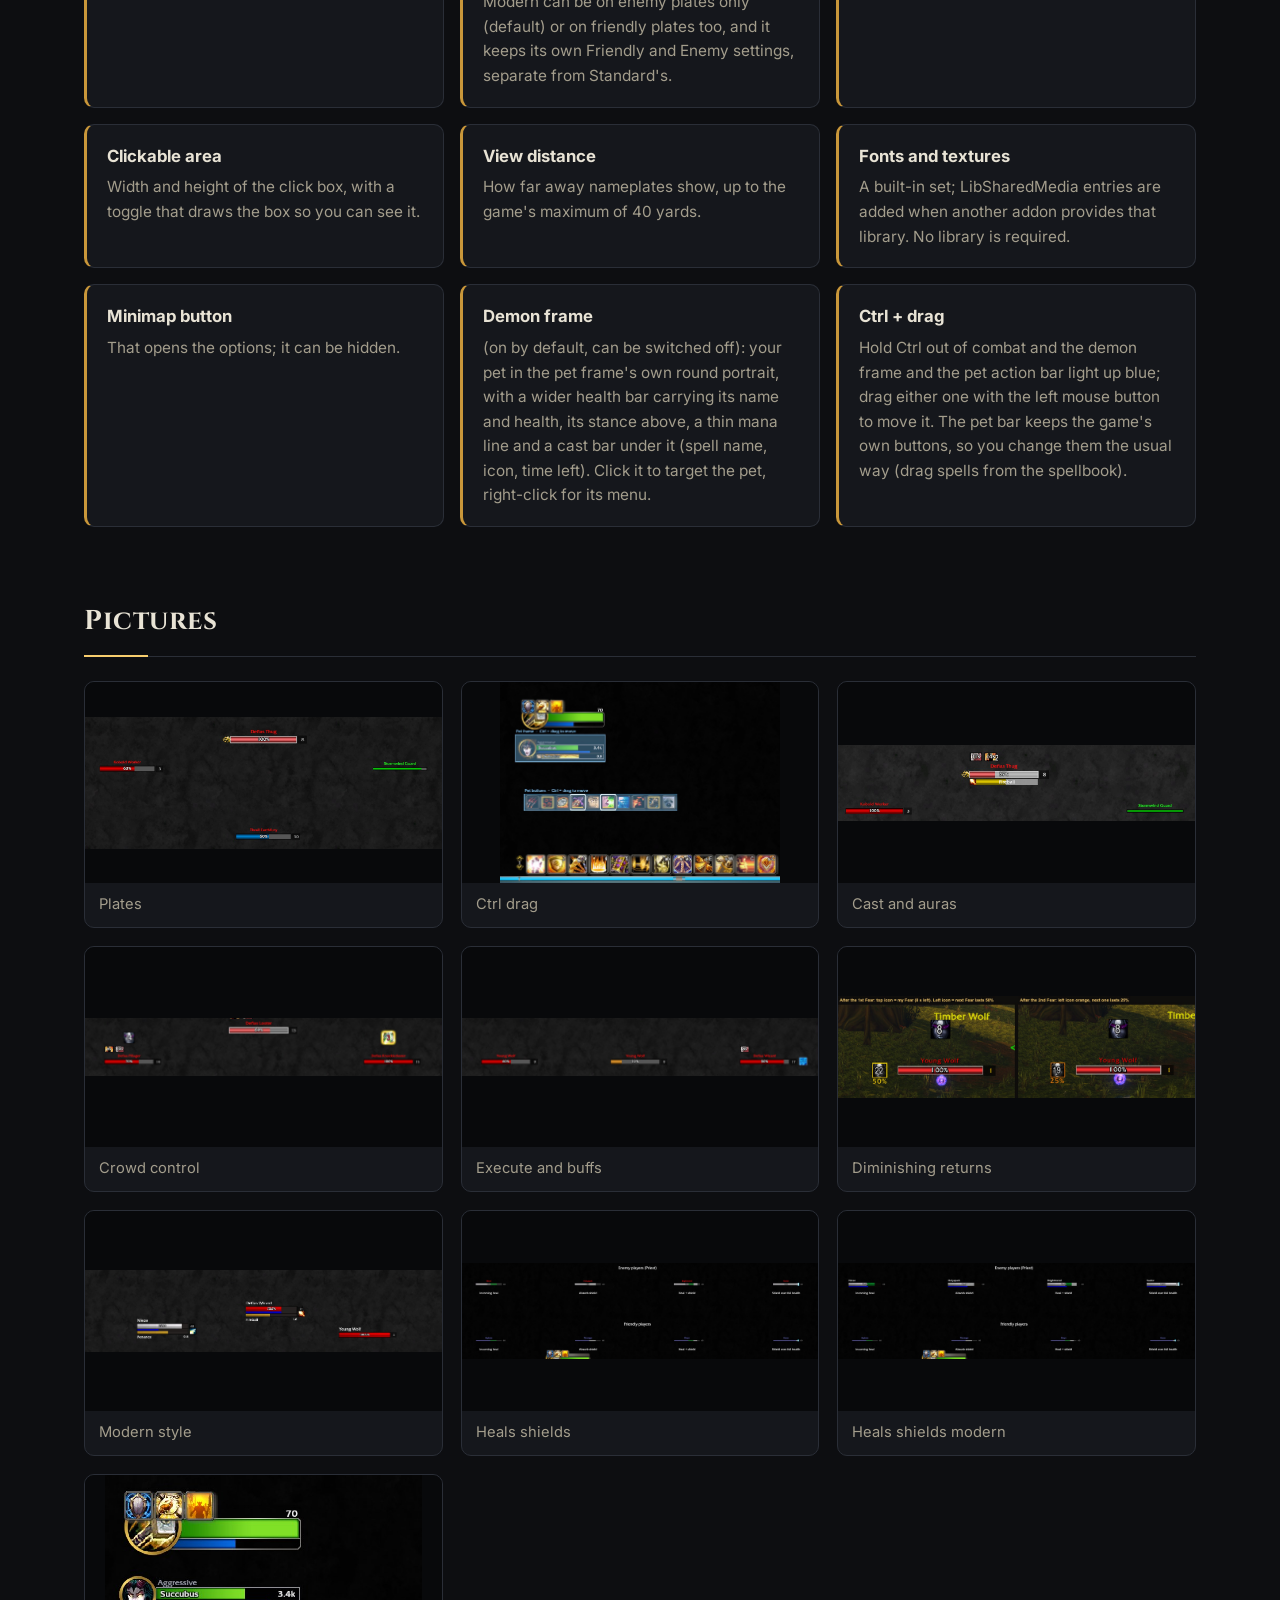
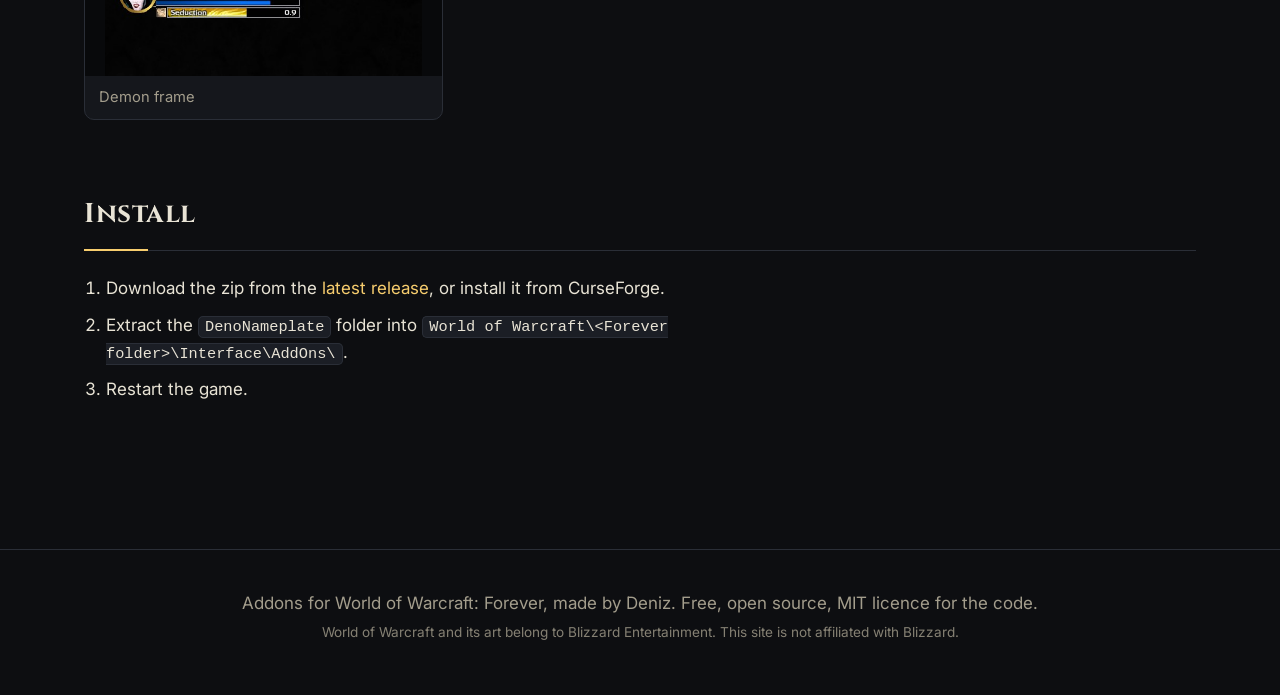
<file: addons/deno-nameplate.html>
<!doctype html>
<html lang="en">
<head>
<meta charset="utf-8">
<meta name="viewport" content="width=device-width, initial-scale=1">
<title>Deno Nameplate - addon for WoW: Forever</title>
<meta name="description" content="Clean, compact nameplates for WoW: Forever with health text, cast bars, level and quest icons, full size and font options, and a demon frame with cast bar for your pet.">
<meta property="og:title" content="Deno Nameplate - addon for WoW: Forever">
<meta property="og:description" content="Clean, compact nameplates for WoW: Forever with health text, cast bars, level and quest icons, full size and font options, and a demon frame with cast bar for your pet.">
<meta property="og:image" content="https://denohearth.github.io/img/banner.jpg">
<meta name="keywords" content="World of Warcraft Forever addons, WoW Forever addon, Classic Plus addons, 4K world map, HD minimap, nameplates, raid recruiting, DoT tracker, minimap button">
<link rel="preconnect" href="https://fonts.googleapis.com">
<link rel="preconnect" href="https://fonts.gstatic.com" crossorigin>
<link href="https://fonts.googleapis.com/css2?family=Cinzel:wght@600;700&family=Inter:wght@400;500;600&display=swap" rel="stylesheet">
<link rel="stylesheet" href="../assets/site.css">
<link rel="icon" href="../img/favicon.png">
</head>
<body>
<header class="top">
  <a class="brand" href="../index.html">Deno<span>Hearth</span></a>
  <nav>
    <a href="../index.html#addons">Addons</a>
    <a href="https://github.com/DenoHearth">GitHub</a>
  </nav>
</header>

<main class="addon">
  
  <section class="head">
    <img class="logo" src="../img/deno-nameplate-logo.jpg" alt="" width="128" height="128">
    <div>
      <p class="kind">Nameplates · WoW: Forever</p>
      <h1>Deno Nameplate</h1>
      <p class="lead">Clean, compact nameplates for WoW: Forever with health text, cast bars, level and quest icons, full size and font options, and a demon frame with cast bar for your pet.</p>
      <div class="buttons"><a class="btn primary" href="https://github.com/DenoHearth/DenoNameplate/releases/latest">Download v1.6.1</a><a class="btn" href="https://www.curseforge.com/projects/1728681">CurseForge</a><a class="btn" href="https://github.com/DenoHearth/DenoNameplate">Source on GitHub</a></div>
    </div>
  </section>
  <p class="intro">Replaces the default nameplates with clean, compact ones: a slim health bar, the unit&#x27;s name above it, a cast bar below, and small level, elite, raid marker and quest icons around it. Written from scratch for World of Warcraft: Forever and its addon rules.</p>
  <section>
    <h2>What it does</h2>
    <ul class="features"><li><h3>Friendly and enemy settings are separate</h3><p>, each with its own page.</p></li><li><h3>Health bar</h3><p>Width, height, bar texture, background color.</p></li><li><h3>Health text</h3><p>In five formats: current, current / max, percent, current / max - percent, or missing health.</p></li><li><h3>Cast bar</h3><p>With spell icon, and a shield for casts that cannot be interrupted.</p></li><li><h3>Level indicator</h3><p>Colored by difficulty, a skull for bosses, gold and silver icons for elite and rare-elite units.</p></li><li><h3>Raid target icon</h3><p>And <strong>quest objective icon</strong> (left, right or above the name).</p></li><li><h3>Colors</h3><p>Class colors for players, the game&#x27;s reaction colors for everything else, grey for units tapped by someone else, red plus a highlight on enemies you have threat on.</p></li><li><h3>Your debuffs</h3><p>Above enemy nameplates.</p></li><li><h3>Crowd control</h3><p>(Fear, Polymorph, Sap, stuns ...) as a larger icon over the middle of the enemy plate, with the proc glow and a red number in its last seconds (3 by default, 1 to 10). Yours and every other player&#x27;s, on every enemy with a visible nameplate.</p></li><li><h3>Execute colour</h3><p>An enemy bar turns orange under a health percent you set (25 by default).</p></li><li><h3>Incoming heals and absorb shields</h3><p>Heals being cast show green after the health, shields such as Power Word: Shield show white and striped, with a glow when the shield is bigger than the missing health. Both work in combat.</p></li><li><h3>Removable enemy buffs</h3><p>Magic buffs that can be dispelled, purged or stolen, in a blue frame beside the plate.</p></li><li><h3>Target</h3><p>A larger plate (adjustable scale) with a highlight and a bright border.</p></li><li><h3>Two styles</h3><p>Standard (the compact look, default) or Modern: name above a tall health bar with one-decimal percent, a power bar (mana, energy, rage; it follows druid forms; mobs without power get none) and the cast bar with spell name, time left and the spell icon. Modern can be on enemy plates only (default) or on friendly plates too, and it keeps its own Friendly and Enemy settings, separate from Standard&#x27;s.</p></li><li><h3>Enemy player colour</h3><p>With Use Class Color off, enemy players take a colour you pick.</p></li><li><h3>Clickable area</h3><p>Width and height of the click box, with a toggle that draws the box so you can see it.</p></li><li><h3>View distance</h3><p>How far away nameplates show, up to the game&#x27;s maximum of 40 yards.</p></li><li><h3>Fonts and textures</h3><p>A built-in set; LibSharedMedia entries are added when another addon provides that library. No library is required.</p></li><li><h3>Minimap button</h3><p>That opens the options; it can be hidden.</p></li><li><h3>Demon frame</h3><p>(on by default, can be switched off): your pet in the pet frame&#x27;s own round portrait, with a wider health bar carrying its name and health, its stance above, a thin mana line and a cast bar under it (spell name, icon, time left). Click it to target the pet, right-click for its menu.</p></li><li><h3>Ctrl + drag</h3><p>Hold Ctrl out of combat and the demon frame and the pet action bar light up blue; drag either one with the left mouse button to move it. The pet bar keeps the game&#x27;s own buttons, so you change them the usual way (drag spells from the spellbook).</p></li></ul>
  </section>
  <section>
    <h2>Pictures</h2>
    <div class="gallery"><a class="shot" href="../img/DenoNameplate-1-plates.jpg"><img loading="lazy" src="../img/DenoNameplate-1-plates.jpg" width="1320" height="490" alt="Deno Nameplate: Plates"><span>Plates</span></a><a class="shot" href="../img/DenoNameplate-10-ctrl-drag.jpg"><img loading="lazy" src="../img/DenoNameplate-10-ctrl-drag.jpg" width="1130" height="810" alt="Deno Nameplate: Ctrl drag"><span>Ctrl drag</span></a><a class="shot" href="../img/DenoNameplate-2-cast-and-auras.jpg"><img loading="lazy" src="../img/DenoNameplate-2-cast-and-auras.jpg" width="1270" height="270" alt="Deno Nameplate: Cast and auras"><span>Cast and auras</span></a><a class="shot" href="../img/DenoNameplate-3-crowd-control.jpg"><img loading="lazy" src="../img/DenoNameplate-3-crowd-control.jpg" width="1480" height="240" alt="Deno Nameplate: Crowd control"><span>Crowd control</span></a><a class="shot" href="../img/DenoNameplate-4-execute-and-buffs.jpg"><img loading="lazy" src="../img/DenoNameplate-4-execute-and-buffs.jpg" width="1480" height="240" alt="Deno Nameplate: Execute and buffs"><span>Execute and buffs</span></a><a class="shot" href="../img/DenoNameplate-5-diminishing-returns.jpg"><img loading="lazy" src="../img/DenoNameplate-5-diminishing-returns.jpg" width="1800" height="516" alt="Deno Nameplate: Diminishing returns"><span>Diminishing returns</span></a><a class="shot" href="../img/DenoNameplate-6-modern-style.jpg"><img loading="lazy" src="../img/DenoNameplate-6-modern-style.jpg" width="1766" height="410" alt="Deno Nameplate: Modern style"><span>Modern style</span></a><a class="shot" href="../img/DenoNameplate-7-heals-shields.jpg"><img loading="lazy" src="../img/DenoNameplate-7-heals-shields.jpg" width="1800" height="483" alt="Deno Nameplate: Heals shields"><span>Heals shields</span></a><a class="shot" href="../img/DenoNameplate-8-heals-shields-modern.jpg"><img loading="lazy" src="../img/DenoNameplate-8-heals-shields-modern.jpg" width="1800" height="483" alt="Deno Nameplate: Heals shields modern"><span>Heals shields modern</span></a><a class="shot" href="../img/DenoNameplate-9-demon-frame.jpg"><img loading="lazy" src="../img/DenoNameplate-9-demon-frame.jpg" width="600" height="380" alt="Deno Nameplate: Demon frame"><span>Demon frame</span></a></div>
  </section>
  <section>
    <h2>Install</h2>
    <ol class="steps"><li>Download the zip from the <a href="https://github.com/DenoHearth/DenoNameplate/releases/latest">latest release</a>, or install it from CurseForge.</li><li>Extract the <code>DenoNameplate</code> folder into <code>World of Warcraft\&lt;Forever folder&gt;\Interface\AddOns\</code>.</li><li>Restart the game.</li></ol>
  </section>
</main>

<footer>
  <p>Addons for World of Warcraft: Forever, made by Deniz. Free, open source, MIT licence for the code.</p>
  <p class="small">World of Warcraft and its art belong to Blizzard Entertainment. This site is not affiliated with Blizzard.</p>
</footer>
</body>
</html>
</file>
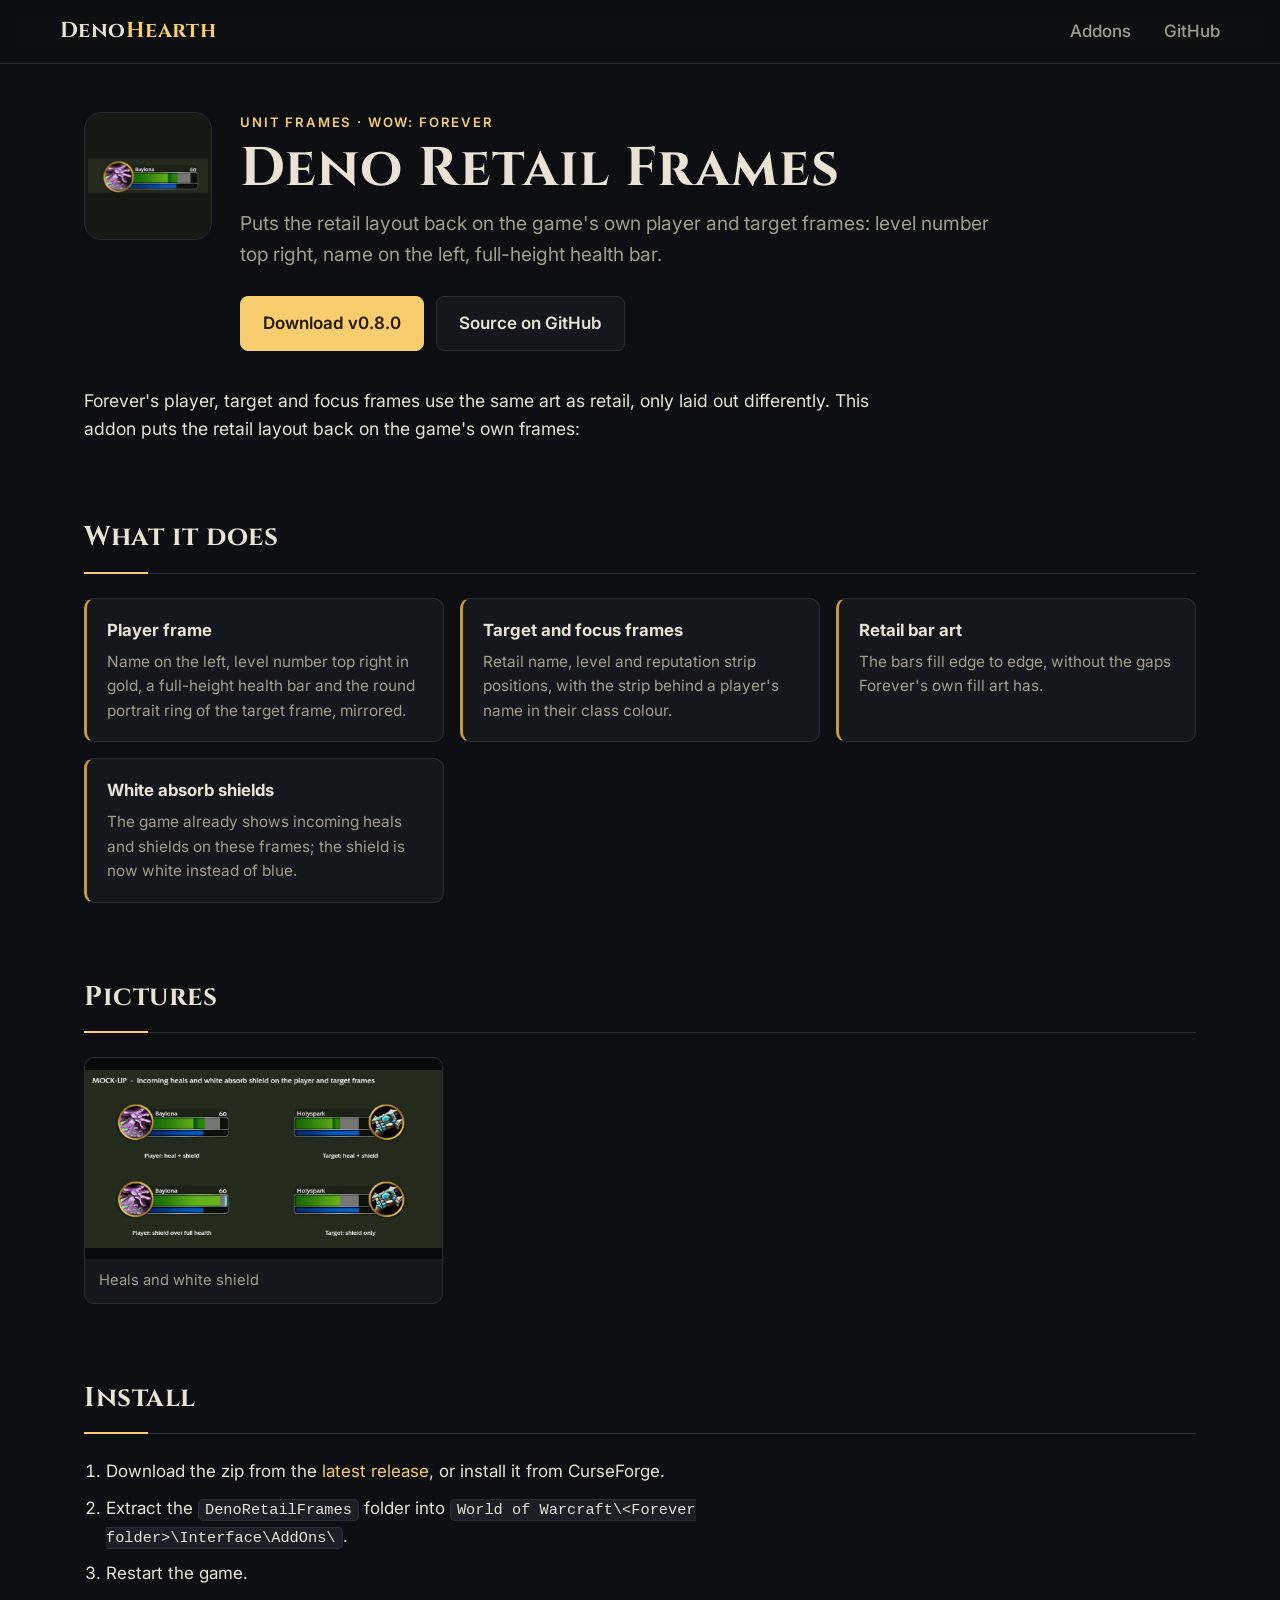
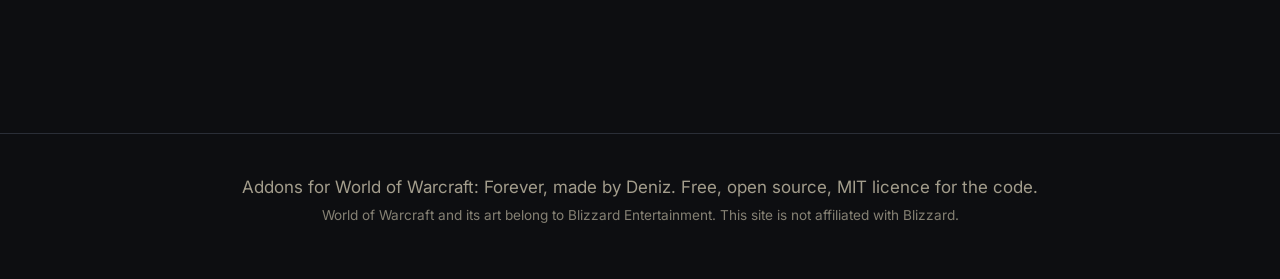
<file: addons/deno-retail-frames.html>
<!doctype html>
<html lang="en">
<head>
<meta charset="utf-8">
<meta name="viewport" content="width=device-width, initial-scale=1">
<title>Deno Retail Frames - addon for WoW: Forever</title>
<meta name="description" content="Puts the retail layout back on the game&#x27;s own player and target frames: level number top right, name on the left, full-height health bar.">
<meta property="og:title" content="Deno Retail Frames - addon for WoW: Forever">
<meta property="og:description" content="Puts the retail layout back on the game&#x27;s own player and target frames: level number top right, name on the left, full-height health bar.">
<meta property="og:image" content="https://denohearth.github.io/img/banner.jpg">
<meta name="keywords" content="World of Warcraft Forever addons, WoW Forever addon, Classic Plus addons, 4K world map, HD minimap, nameplates, raid recruiting, DoT tracker, minimap button">
<link rel="preconnect" href="https://fonts.googleapis.com">
<link rel="preconnect" href="https://fonts.gstatic.com" crossorigin>
<link href="https://fonts.googleapis.com/css2?family=Cinzel:wght@600;700&family=Inter:wght@400;500;600&display=swap" rel="stylesheet">
<link rel="stylesheet" href="../assets/site.css">
<link rel="icon" href="../img/favicon.png">
</head>
<body>
<header class="top">
  <a class="brand" href="../index.html">Deno<span>Hearth</span></a>
  <nav>
    <a href="../index.html#addons">Addons</a>
    <a href="https://github.com/DenoHearth">GitHub</a>
  </nav>
</header>

<main class="addon">
  
  <section class="head">
    <img class="logo" src="../img/deno-retail-frames-logo.jpg" alt="" width="128" height="128">
    <div>
      <p class="kind">Unit frames · WoW: Forever</p>
      <h1>Deno Retail Frames</h1>
      <p class="lead">Puts the retail layout back on the game&#x27;s own player and target frames: level number top right, name on the left, full-height health bar.</p>
      <div class="buttons"><a class="btn primary" href="https://github.com/DenoHearth/DenoRetailFrames/releases/latest">Download v0.8.0</a><a class="btn" href="https://github.com/DenoHearth/DenoRetailFrames">Source on GitHub</a></div>
    </div>
  </section>
  <p class="intro">Forever&#x27;s player, target and focus frames use the same art as retail, only laid out differently. This addon puts the retail layout back on the game&#x27;s own frames:</p>
  <section>
    <h2>What it does</h2>
    <ul class="features"><li><h3>Player frame</h3><p>Name on the left, level number top right in gold, a full-height health bar and the round portrait ring of the target frame, mirrored.</p></li><li><h3>Target and focus frames</h3><p>Retail name, level and reputation strip positions, with the strip behind a player&#x27;s name in their class colour.</p></li><li><h3>Retail bar art</h3><p>The bars fill edge to edge, without the gaps Forever&#x27;s own fill art has.</p></li><li><h3>White absorb shields</h3><p>The game already shows incoming heals and shields on these frames; the shield is now white instead of blue.</p></li></ul>
  </section>
  <section>
    <h2>Pictures</h2>
    <div class="gallery"><a class="shot" href="../img/DenoRetailFrames-1-heals-and-white-shield.jpg"><img loading="lazy" src="../img/DenoRetailFrames-1-heals-and-white-shield.jpg" width="1080" height="540" alt="Deno Retail Frames: Heals and white shield"><span>Heals and white shield</span></a></div>
  </section>
  <section>
    <h2>Install</h2>
    <ol class="steps"><li>Download the zip from the <a href="https://github.com/DenoHearth/DenoRetailFrames/releases/latest">latest release</a>, or install it from CurseForge.</li><li>Extract the <code>DenoRetailFrames</code> folder into <code>World of Warcraft\&lt;Forever folder&gt;\Interface\AddOns\</code>.</li><li>Restart the game.</li></ol>
  </section>
</main>

<footer>
  <p>Addons for World of Warcraft: Forever, made by Deniz. Free, open source, MIT licence for the code.</p>
  <p class="small">World of Warcraft and its art belong to Blizzard Entertainment. This site is not affiliated with Blizzard.</p>
</footer>
</body>
</html>
</file>
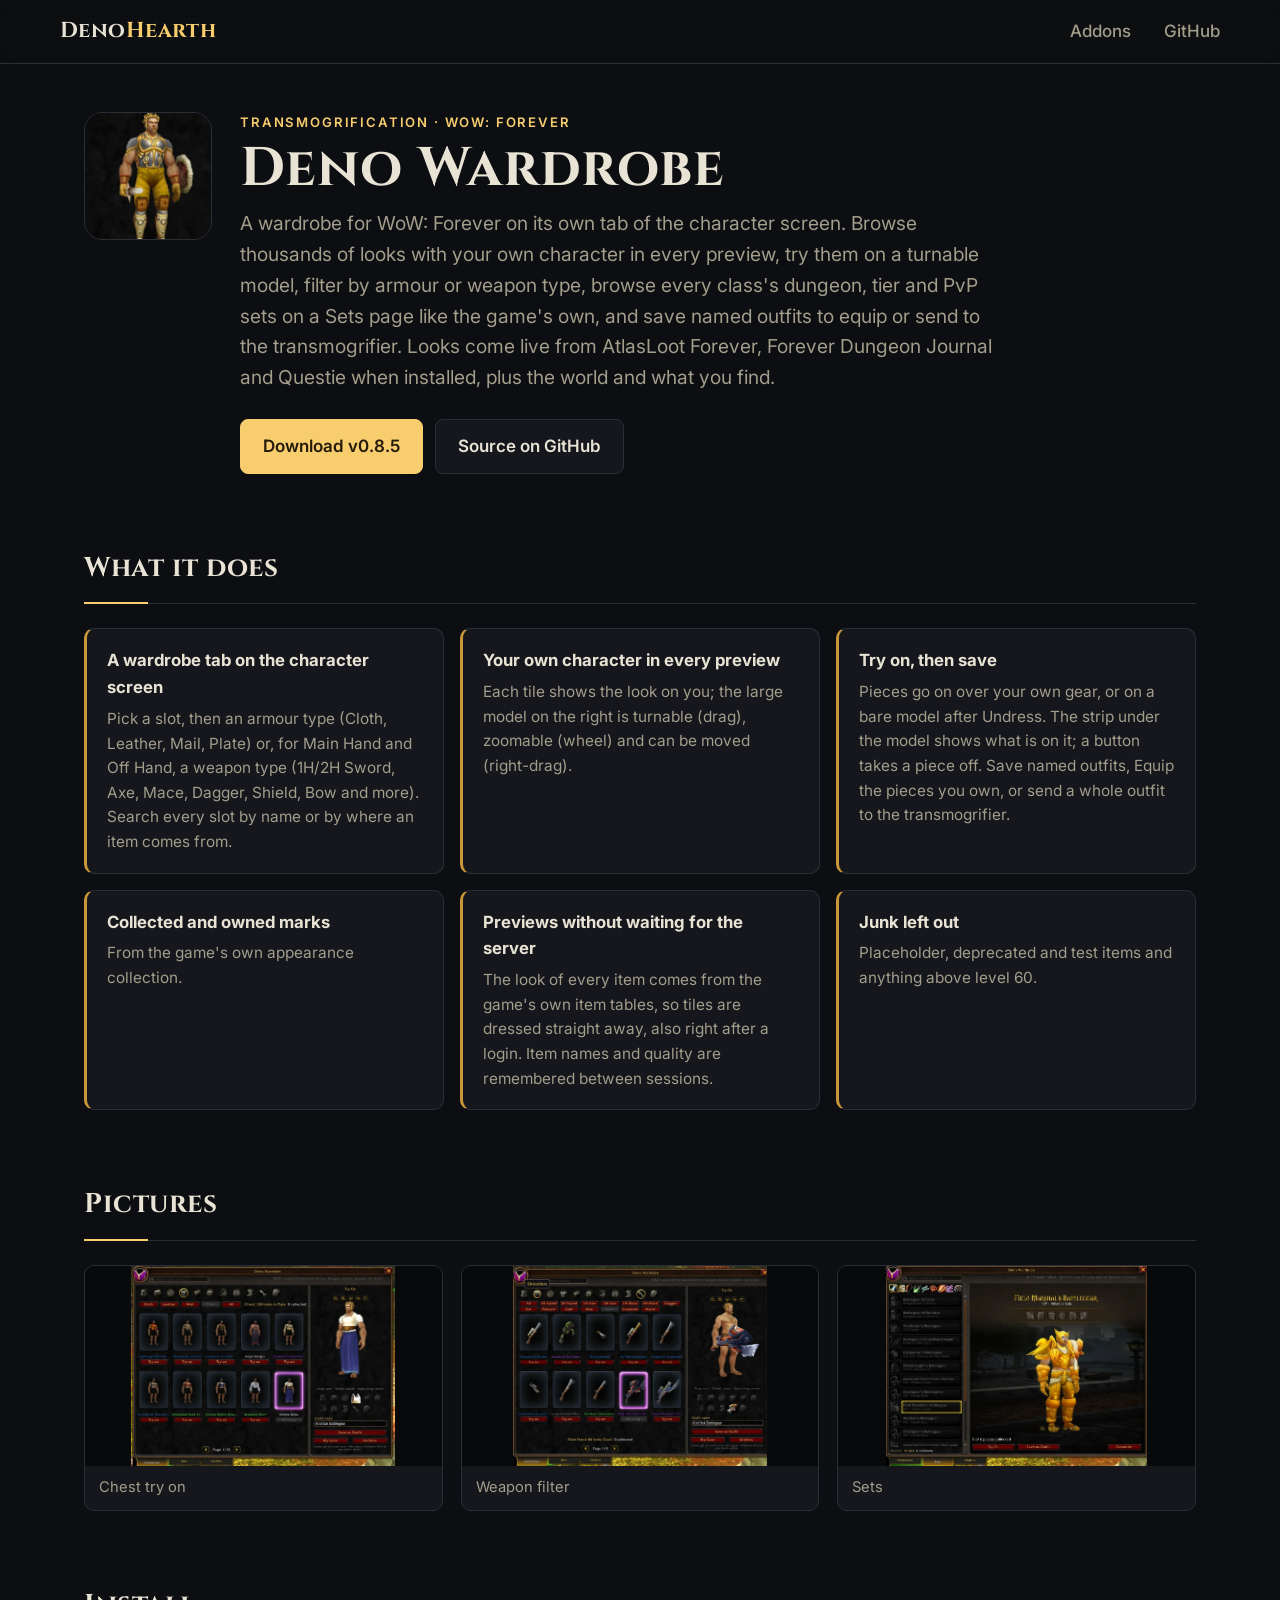
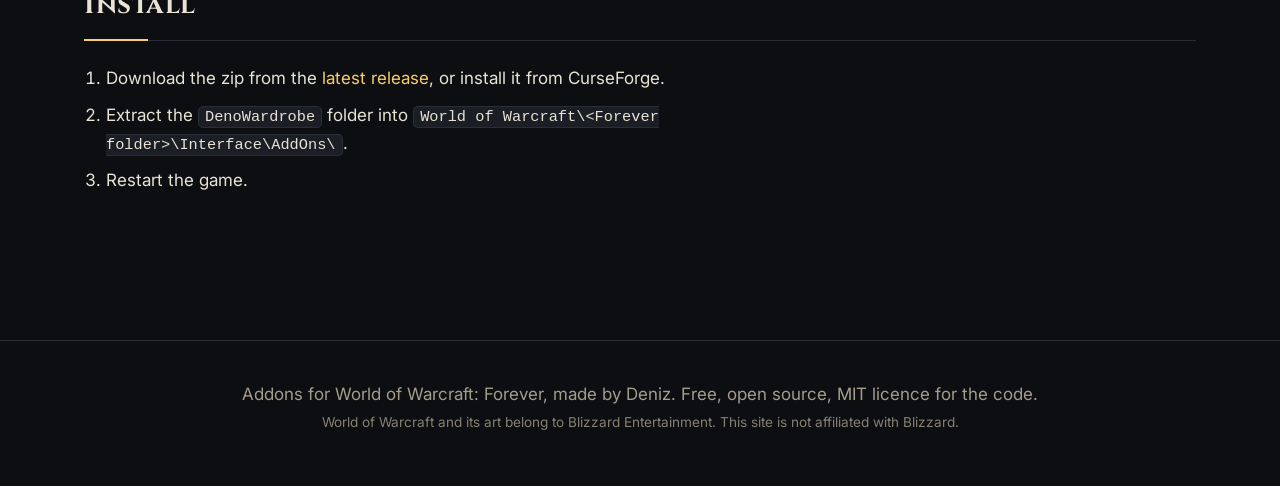
<file: addons/deno-wardrobe.html>
<!doctype html>
<html lang="en">
<head>
<meta charset="utf-8">
<meta name="viewport" content="width=device-width, initial-scale=1">
<title>Deno Wardrobe - addon for WoW: Forever</title>
<meta name="description" content="A wardrobe for WoW: Forever on its own tab of the character screen. Browse thousands of looks with your own character in every preview, try them on a turnable model, filter by armour or weapon type, browse every class&#x27;s dungeon, tier and PvP sets on a Sets page like the game&#x27;s own, and save named outfits to equip or send to the transmogrifier. Looks come live from AtlasLoot Forever, Forever Dungeon Journal and Questie when installed, plus the world and what you find.">
<meta property="og:title" content="Deno Wardrobe - addon for WoW: Forever">
<meta property="og:description" content="A wardrobe for WoW: Forever on its own tab of the character screen. Browse thousands of looks with your own character in every preview, try them on a turnable model, filter by armour or weapon type, browse every class&#x27;s dungeon, tier and PvP sets on a Sets page like the game&#x27;s own, and save named outfits to equip or send to the transmogrifier. Looks come live from AtlasLoot Forever, Forever Dungeon Journal and Questie when installed, plus the world and what you find.">
<meta property="og:image" content="https://denohearth.github.io/img/banner.jpg">
<meta name="keywords" content="World of Warcraft Forever addons, WoW Forever addon, Classic Plus addons, 4K world map, HD minimap, nameplates, raid recruiting, DoT tracker, minimap button">
<link rel="preconnect" href="https://fonts.googleapis.com">
<link rel="preconnect" href="https://fonts.gstatic.com" crossorigin>
<link href="https://fonts.googleapis.com/css2?family=Cinzel:wght@600;700&family=Inter:wght@400;500;600&display=swap" rel="stylesheet">
<link rel="stylesheet" href="../assets/site.css">
<link rel="icon" href="../img/favicon.png">
</head>
<body>
<header class="top">
  <a class="brand" href="../index.html">Deno<span>Hearth</span></a>
  <nav>
    <a href="../index.html#addons">Addons</a>
    <a href="https://github.com/DenoHearth">GitHub</a>
  </nav>
</header>

<main class="addon">
  
  <section class="head">
    <img class="logo" src="../img/deno-wardrobe-logo.jpg" alt="" width="128" height="128">
    <div>
      <p class="kind">Transmogrification · WoW: Forever</p>
      <h1>Deno Wardrobe</h1>
      <p class="lead">A wardrobe for WoW: Forever on its own tab of the character screen. Browse thousands of looks with your own character in every preview, try them on a turnable model, filter by armour or weapon type, browse every class&#x27;s dungeon, tier and PvP sets on a Sets page like the game&#x27;s own, and save named outfits to equip or send to the transmogrifier. Looks come live from AtlasLoot Forever, Forever Dungeon Journal and Questie when installed, plus the world and what you find.</p>
      <div class="buttons"><a class="btn primary" href="https://github.com/DenoHearth/DenoWardrobe/releases/latest">Download v0.8.5</a><a class="btn" href="https://github.com/DenoHearth/DenoWardrobe">Source on GitHub</a></div>
    </div>
  </section>
  
  <section>
    <h2>What it does</h2>
    <ul class="features"><li><h3>A wardrobe tab on the character screen</h3><p>Pick a slot, then an armour type (Cloth, Leather, Mail, Plate) or, for Main Hand and Off Hand, a weapon type (1H/2H Sword, Axe, Mace, Dagger, Shield, Bow and more). Search every slot by name or by where an item comes from.</p></li><li><h3>Your own character in every preview</h3><p>Each tile shows the look on you; the large model on the right is turnable (drag), zoomable (wheel) and can be moved (right-drag).</p></li><li><h3>Try on, then save</h3><p>Pieces go on over your own gear, or on a bare model after Undress. The strip under the model shows what is on it; a button takes a piece off. Save named outfits, Equip the pieces you own, or send a whole outfit to the transmogrifier.</p></li><li><h3>Collected and owned marks</h3><p>From the game&#x27;s own appearance collection.</p></li><li><h3>Previews without waiting for the server</h3><p>The look of every item comes from the game&#x27;s own item tables, so tiles are dressed straight away, also right after a login. Item names and quality are remembered between sessions.</p></li><li><h3>Junk left out</h3><p>Placeholder, deprecated and test items and anything above level 60.</p></li></ul>
  </section>
  <section>
    <h2>Pictures</h2>
    <div class="gallery"><a class="shot" href="../img/DenoWardrobe-1-chest-try-on.jpg"><img loading="lazy" src="../img/DenoWardrobe-1-chest-try-on.jpg" width="1104" height="838" alt="Deno Wardrobe: Chest try on"><span>Chest try on</span></a><a class="shot" href="../img/DenoWardrobe-2-weapon-filter.jpg"><img loading="lazy" src="../img/DenoWardrobe-2-weapon-filter.jpg" width="1080" height="851" alt="Deno Wardrobe: Weapon filter"><span>Weapon filter</span></a><a class="shot" href="../img/DenoWardrobe-3-sets.jpg"><img loading="lazy" src="../img/DenoWardrobe-3-sets.jpg" width="1086" height="836" alt="Deno Wardrobe: Sets"><span>Sets</span></a></div>
  </section>
  <section>
    <h2>Install</h2>
    <ol class="steps"><li>Download the zip from the <a href="https://github.com/DenoHearth/DenoWardrobe/releases/latest">latest release</a>, or install it from CurseForge.</li><li>Extract the <code>DenoWardrobe</code> folder into <code>World of Warcraft\&lt;Forever folder&gt;\Interface\AddOns\</code>.</li><li>Restart the game.</li></ol>
  </section>
</main>

<footer>
  <p>Addons for World of Warcraft: Forever, made by Deniz. Free, open source, MIT licence for the code.</p>
  <p class="small">World of Warcraft and its art belong to Blizzard Entertainment. This site is not affiliated with Blizzard.</p>
</footer>
</body>
</html>
</file>
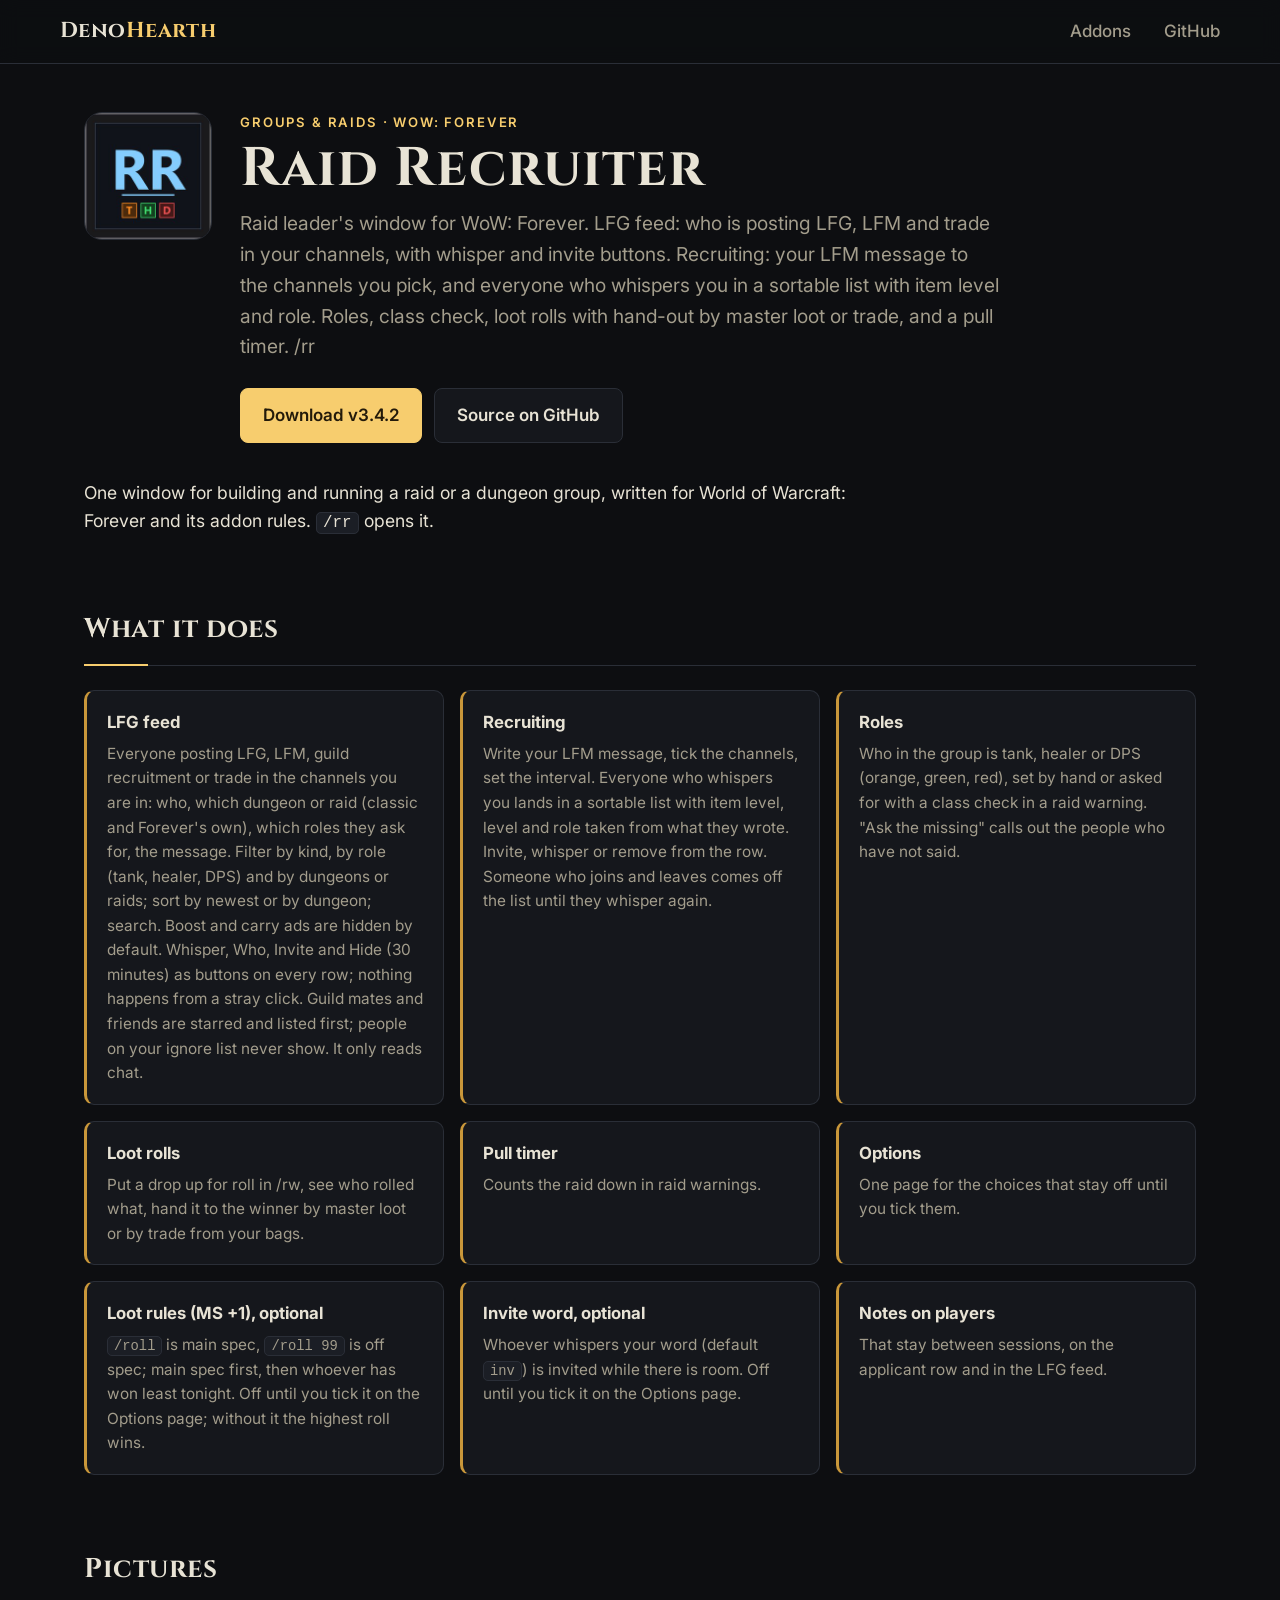
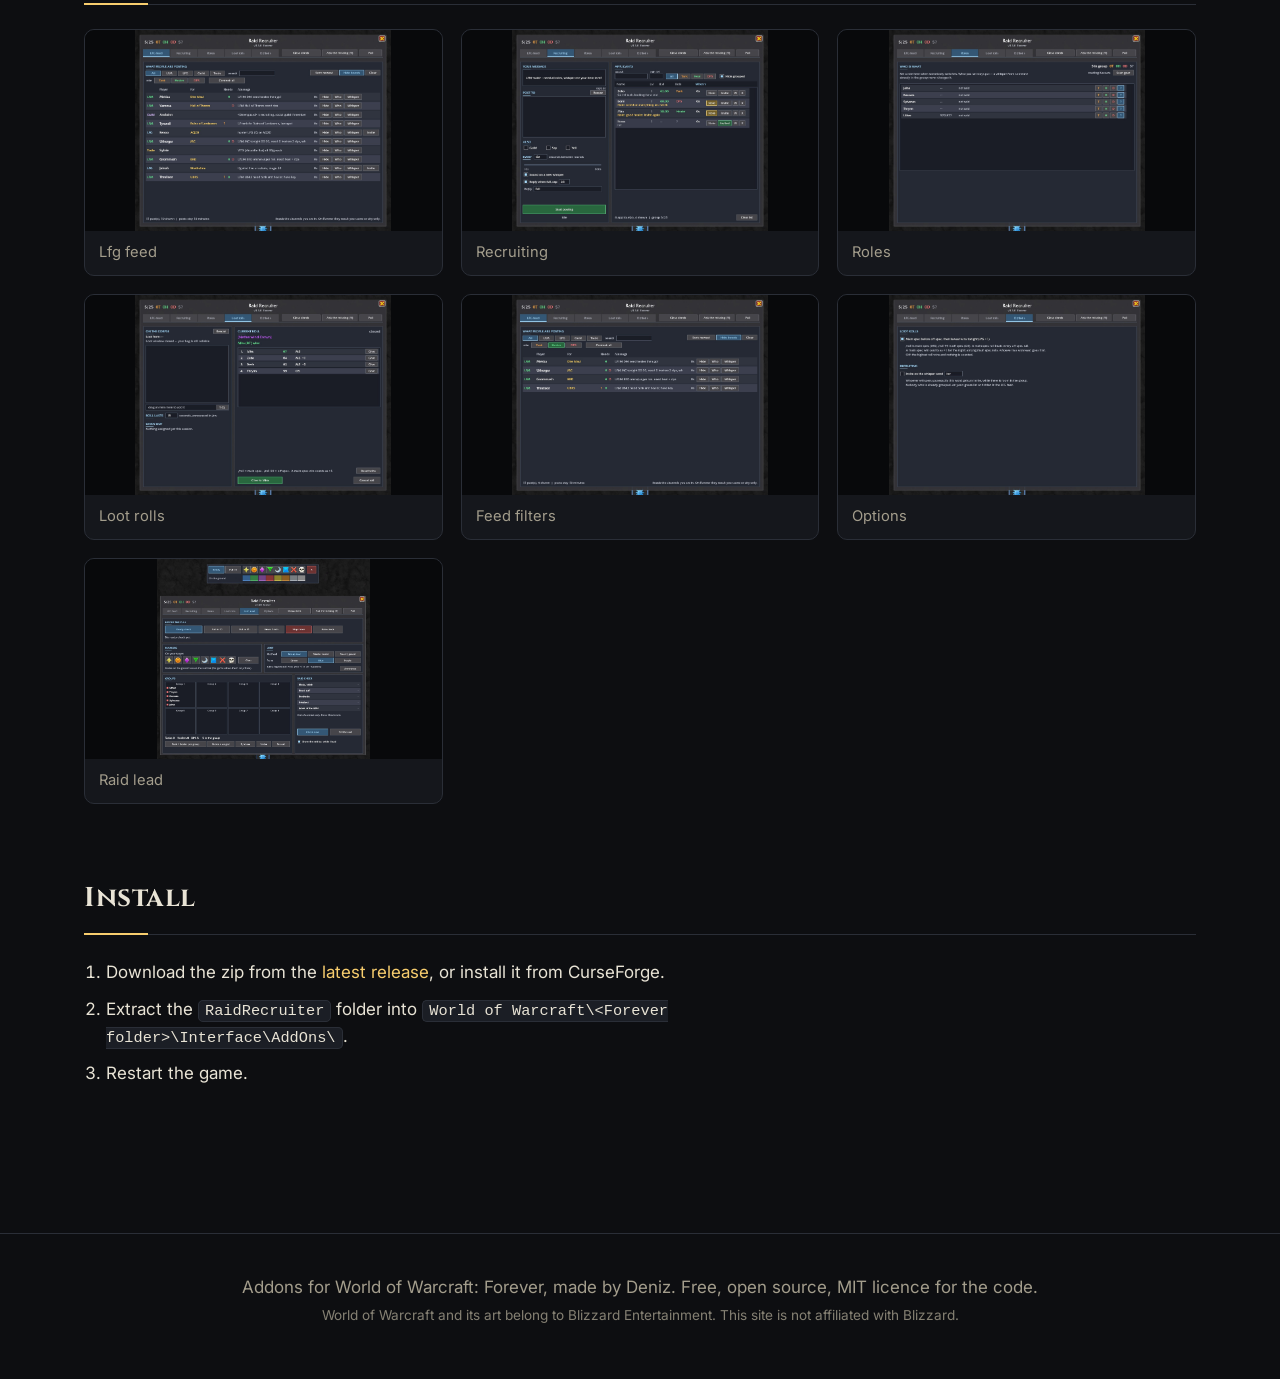
<file: addons/raid-recruiter.html>
<!doctype html>
<html lang="en">
<head>
<meta charset="utf-8">
<meta name="viewport" content="width=device-width, initial-scale=1">
<title>Raid Recruiter - addon for WoW: Forever</title>
<meta name="description" content="Raid leader&#x27;s window for WoW: Forever. LFG feed: who is posting LFG, LFM and trade in your channels, with whisper and invite buttons. Recruiting: your LFM message to the channels you pick, and everyone who whispers you in a sortable list with item level and role. Roles, class check, loot rolls with hand-out by master loot or trade, and a pull timer. /rr">
<meta property="og:title" content="Raid Recruiter - addon for WoW: Forever">
<meta property="og:description" content="Raid leader&#x27;s window for WoW: Forever. LFG feed: who is posting LFG, LFM and trade in your channels, with whisper and invite buttons. Recruiting: your LFM message to the channels you pick, and everyone who whispers you in a sortable list with item level and role. Roles, class check, loot rolls with hand-out by master loot or trade, and a pull timer. /rr">
<meta property="og:image" content="https://denohearth.github.io/img/banner.jpg">
<meta name="keywords" content="World of Warcraft Forever addons, WoW Forever addon, Classic Plus addons, 4K world map, HD minimap, nameplates, raid recruiting, DoT tracker, minimap button">
<link rel="preconnect" href="https://fonts.googleapis.com">
<link rel="preconnect" href="https://fonts.gstatic.com" crossorigin>
<link href="https://fonts.googleapis.com/css2?family=Cinzel:wght@600;700&family=Inter:wght@400;500;600&display=swap" rel="stylesheet">
<link rel="stylesheet" href="../assets/site.css">
<link rel="icon" href="../img/favicon.png">
</head>
<body>
<header class="top">
  <a class="brand" href="../index.html">Deno<span>Hearth</span></a>
  <nav>
    <a href="../index.html#addons">Addons</a>
    <a href="https://github.com/DenoHearth">GitHub</a>
  </nav>
</header>

<main class="addon">
  
  <section class="head">
    <img class="logo" src="../img/raid-recruiter-logo.jpg" alt="" width="128" height="128">
    <div>
      <p class="kind">Groups &amp; raids · WoW: Forever</p>
      <h1>Raid Recruiter</h1>
      <p class="lead">Raid leader&#x27;s window for WoW: Forever. LFG feed: who is posting LFG, LFM and trade in your channels, with whisper and invite buttons. Recruiting: your LFM message to the channels you pick, and everyone who whispers you in a sortable list with item level and role. Roles, class check, loot rolls with hand-out by master loot or trade, and a pull timer. /rr</p>
      <div class="buttons"><a class="btn primary" href="https://github.com/DenoHearth/RaidRecruiter/releases/latest">Download v3.4.2</a><a class="btn" href="https://github.com/DenoHearth/RaidRecruiter">Source on GitHub</a></div>
    </div>
  </section>
  <p class="intro">One window for building and running a raid or a dungeon group, written for World of Warcraft: Forever and its addon rules. <code>/rr</code> opens it.</p>
  <section>
    <h2>What it does</h2>
    <ul class="features"><li><h3>LFG feed</h3><p>Everyone posting LFG, LFM, guild recruitment or trade in the channels you are in: who, which dungeon or raid (classic and Forever&#x27;s own), which roles they ask for, the message. Filter by kind, by role (tank, healer, DPS) and by dungeons or raids; sort by newest or by dungeon; search. Boost and carry ads are hidden by default. Whisper, Who, Invite and Hide (30 minutes) as buttons on every row; nothing happens from a stray click. Guild mates and friends are starred and listed first; people on your ignore list never show. It only reads chat.</p></li><li><h3>Recruiting</h3><p>Write your LFM message, tick the channels, set the interval. Everyone who whispers you lands in a sortable list with item level, level and role taken from what they wrote. Invite, whisper or remove from the row. Someone who joins and leaves comes off the list until they whisper again.</p></li><li><h3>Roles</h3><p>Who in the group is tank, healer or DPS (orange, green, red), set by hand or asked for with a class check in a raid warning. &quot;Ask the missing&quot; calls out the people who have not said.</p></li><li><h3>Loot rolls</h3><p>Put a drop up for roll in /rw, see who rolled what, hand it to the winner by master loot or by trade from your bags.</p></li><li><h3>Pull timer</h3><p>Counts the raid down in raid warnings.</p></li><li><h3>Options</h3><p>One page for the choices that stay off until you tick them.</p></li><li><h3>Loot rules (MS +1), optional</h3><p><code>/roll</code> is main spec, <code>/roll 99</code> is off spec; main spec first, then whoever has won least tonight. Off until you tick it on the Options page; without it the highest roll wins.</p></li><li><h3>Invite word, optional</h3><p>Whoever whispers your word (default <code>inv</code>) is invited while there is room. Off until you tick it on the Options page.</p></li><li><h3>Notes on players</h3><p>That stay between sessions, on the applicant row and in the LFG feed.</p></li></ul>
  </section>
  <section>
    <h2>Pictures</h2>
    <div class="gallery"><a class="shot" href="../img/RaidRecruiter-1-lfg-feed.jpg"><img loading="lazy" src="../img/RaidRecruiter-1-lfg-feed.jpg" width="1554" height="1219" alt="Raid Recruiter: Lfg feed"><span>Lfg feed</span></a><a class="shot" href="../img/RaidRecruiter-2-recruiting.jpg"><img loading="lazy" src="../img/RaidRecruiter-2-recruiting.jpg" width="1554" height="1219" alt="Raid Recruiter: Recruiting"><span>Recruiting</span></a><a class="shot" href="../img/RaidRecruiter-3-roles.jpg"><img loading="lazy" src="../img/RaidRecruiter-3-roles.jpg" width="1554" height="1219" alt="Raid Recruiter: Roles"><span>Roles</span></a><a class="shot" href="../img/RaidRecruiter-4-loot-rolls.jpg"><img loading="lazy" src="../img/RaidRecruiter-4-loot-rolls.jpg" width="1554" height="1219" alt="Raid Recruiter: Loot rolls"><span>Loot rolls</span></a><a class="shot" href="../img/RaidRecruiter-5-feed-filters.jpg"><img loading="lazy" src="../img/RaidRecruiter-5-feed-filters.jpg" width="1554" height="1219" alt="Raid Recruiter: Feed filters"><span>Feed filters</span></a><a class="shot" href="../img/RaidRecruiter-6-options.jpg"><img loading="lazy" src="../img/RaidRecruiter-6-options.jpg" width="1554" height="1219" alt="Raid Recruiter: Options"><span>Options</span></a><a class="shot" href="../img/RaidRecruiter-7-raid-lead.jpg"><img loading="lazy" src="../img/RaidRecruiter-7-raid-lead.jpg" width="1550" height="1460" alt="Raid Recruiter: Raid lead"><span>Raid lead</span></a></div>
  </section>
  <section>
    <h2>Install</h2>
    <ol class="steps"><li>Download the zip from the <a href="https://github.com/DenoHearth/RaidRecruiter/releases/latest">latest release</a>, or install it from CurseForge.</li><li>Extract the <code>RaidRecruiter</code> folder into <code>World of Warcraft\&lt;Forever folder&gt;\Interface\AddOns\</code>.</li><li>Restart the game.</li></ol>
  </section>
</main>

<footer>
  <p>Addons for World of Warcraft: Forever, made by Deniz. Free, open source, MIT licence for the code.</p>
  <p class="small">World of Warcraft and its art belong to Blizzard Entertainment. This site is not affiliated with Blizzard.</p>
</footer>
</body>
</html>
</file>
<file: assets/site.css>
:root {
  --bg: #0d0e11;
  --panel: #15171c;
  --panel-2: #1b1e25;
  --line: #2a2e37;
  --text: #e8e3d5;
  --dim: #a39d8c;
  --gold: #f7cd6e;
  --gold-deep: #c9973a;
  --max: 1160px;
}

* { box-sizing: border-box; }
html { scroll-behavior: smooth; }
body {
  margin: 0;
  background: var(--bg);
  color: var(--text);
  font: 17px/1.6 Inter, "Segoe UI", system-ui, sans-serif;
  -webkit-font-smoothing: antialiased;
}
img { max-width: 100%; height: auto; display: block; }
a { color: var(--gold); text-decoration: none; }
a:hover { text-decoration: underline; }
code {
  font: 0.9em Consolas, "Cascadia Mono", monospace;
  background: var(--panel-2);
  border: 1px solid var(--line);
  border-radius: 5px;
  padding: 1px 6px;
}
h1, h2, .brand { font-family: Cinzel, Georgia, serif; letter-spacing: 0.02em; }
h2 {
  font-size: 1.7rem;
  margin: 0 0 24px;
  padding-bottom: 12px;
  border-bottom: 1px solid var(--line);
}
h2::after {
  content: "";
  display: block;
  width: 64px;
  height: 2px;
  background: var(--gold);
  position: relative;
  top: 13px;
}
h3 { margin: 0 0 6px; font-size: 1.05rem; }

/* top bar */
.top {
  position: sticky; top: 0; z-index: 10;
  display: flex; align-items: center; justify-content: space-between;
  padding: 14px max(24px, calc((100vw - var(--max)) / 2));
  background: rgba(13, 14, 17, 0.86);
  backdrop-filter: blur(10px);
  border-bottom: 1px solid var(--line);
}
.brand { font-size: 1.35rem; font-weight: 700; color: var(--text); }
.brand span, .hero h1 span { color: var(--gold); }
.brand:hover { text-decoration: none; }
.top nav a { color: var(--dim); margin-left: 28px; font-weight: 500; }
.top nav a:hover { color: var(--gold); text-decoration: none; }

/* front page hero */
.hero {
  background:
    linear-gradient(180deg, rgba(13, 14, 17, 0.55) 0%, rgba(13, 14, 17, 0.82) 70%, var(--bg) 100%),
    url("../img/hero.jpg") center 30% / cover no-repeat;
  padding: 120px 24px 96px;
  text-align: center;
}
.hero .inner { max-width: 820px; margin: 0 auto; }
.hero h1 { font-size: clamp(3rem, 9vw, 6rem); margin: 6px 0 14px; line-height: 1; text-shadow: 0 4px 24px rgba(0, 0, 0, 0.6); }
.kind { color: var(--gold); font-size: 0.82rem; font-weight: 600; letter-spacing: 0.14em; text-transform: uppercase; margin: 0 0 6px; }
.lead { font-size: 1.2rem; color: var(--text); margin: 0 0 26px; }

.buttons { display: flex; flex-wrap: wrap; gap: 12px; }
.hero .buttons { justify-content: center; }
.btn {
  display: inline-block;
  padding: 13px 22px;
  min-height: 48px;
  border: 1px solid var(--line);
  border-radius: 8px;
  background: var(--panel);
  color: var(--text);
  font-weight: 600;
}
.btn:hover { border-color: var(--gold); text-decoration: none; }
.btn.primary { background: var(--gold); border-color: var(--gold); color: #231a0a; }
.btn.primary:hover { background: #ffdc8c; }

main { max-width: var(--max); margin: 0 auto; padding: 0 24px 40px; }
main > section, main.addon > section { margin-top: 72px; }

/* addon cards */
.cards { display: grid; grid-template-columns: repeat(auto-fill, minmax(320px, 1fr)); gap: 22px; }
.card {
  display: block;
  background: var(--panel);
  border: 1px solid var(--line);
  border-radius: 12px;
  overflow: hidden;
  color: var(--text);
  transition: transform 0.15s ease, border-color 0.15s ease;
}
.card:hover { transform: translateY(-4px); border-color: var(--gold-deep); text-decoration: none; }
.card .thumb { aspect-ratio: 16 / 9; background: #08090b; overflow: hidden; }
.card .thumb img { width: 100%; height: 100%; object-fit: cover; }
.card .meta { display: flex; align-items: center; gap: 14px; padding: 18px 20px 0; }
.card .meta .logo { border-radius: 10px; border: 1px solid var(--line); }
.card .meta .kind { margin: 0; color: var(--dim); letter-spacing: 0.08em; }
.card > p { margin: 12px 20px 22px; color: var(--dim); }

/* feature lists */
.features { list-style: none; margin: 0; padding: 0; display: grid; grid-template-columns: repeat(auto-fill, minmax(300px, 1fr)); gap: 16px; }
.features li { background: var(--panel); border: 1px solid var(--line); border-left: 3px solid var(--gold-deep); border-radius: 10px; padding: 18px 20px; }
.features p { margin: 0; color: var(--dim); font-size: 0.96rem; }
.features h3 { color: var(--text); }

/* addon page */
.addon .wide { width: 100%; border-radius: 0 0 14px 14px; border: 1px solid var(--line); border-top: 0; }
.addon .head { display: flex; gap: 28px; align-items: flex-start; margin-top: 48px; }
.addon .head .logo { border-radius: 18px; border: 1px solid var(--line); flex: none; }
.addon h1 { font-size: clamp(2.2rem, 5vw, 3.4rem); margin: 0 0 10px; line-height: 1.1; }
.addon .lead { color: var(--dim); max-width: 760px; }
.intro { margin-top: 36px; font-size: 1.1rem; max-width: 820px; }

.gallery { display: grid; grid-template-columns: repeat(auto-fill, minmax(340px, 1fr)); gap: 18px; }
.shot { display: block; background: var(--panel); border: 1px solid var(--line); border-radius: 10px; overflow: hidden; color: var(--dim); }
.shot:hover { border-color: var(--gold-deep); text-decoration: none; }
.shot img { width: 100%; aspect-ratio: 16 / 9; object-fit: contain; background: #08090b; }
.shot span { display: block; padding: 10px 14px; font-size: 0.92rem; }

.steps { margin: 0; padding-left: 22px; max-width: 820px; }
.steps li { margin-bottom: 10px; }

footer { margin-top: 96px; padding: 36px 24px 48px; border-top: 1px solid var(--line); text-align: center; color: var(--dim); }
footer p { margin: 4px 0; }
footer .small { font-size: 0.85rem; opacity: 0.8; }

@media (max-width: 640px) {
  .addon .head { flex-direction: column; gap: 16px; }
  .hero { padding: 80px 20px 64px; }
  .top nav a { margin-left: 18px; }
}
</file>
